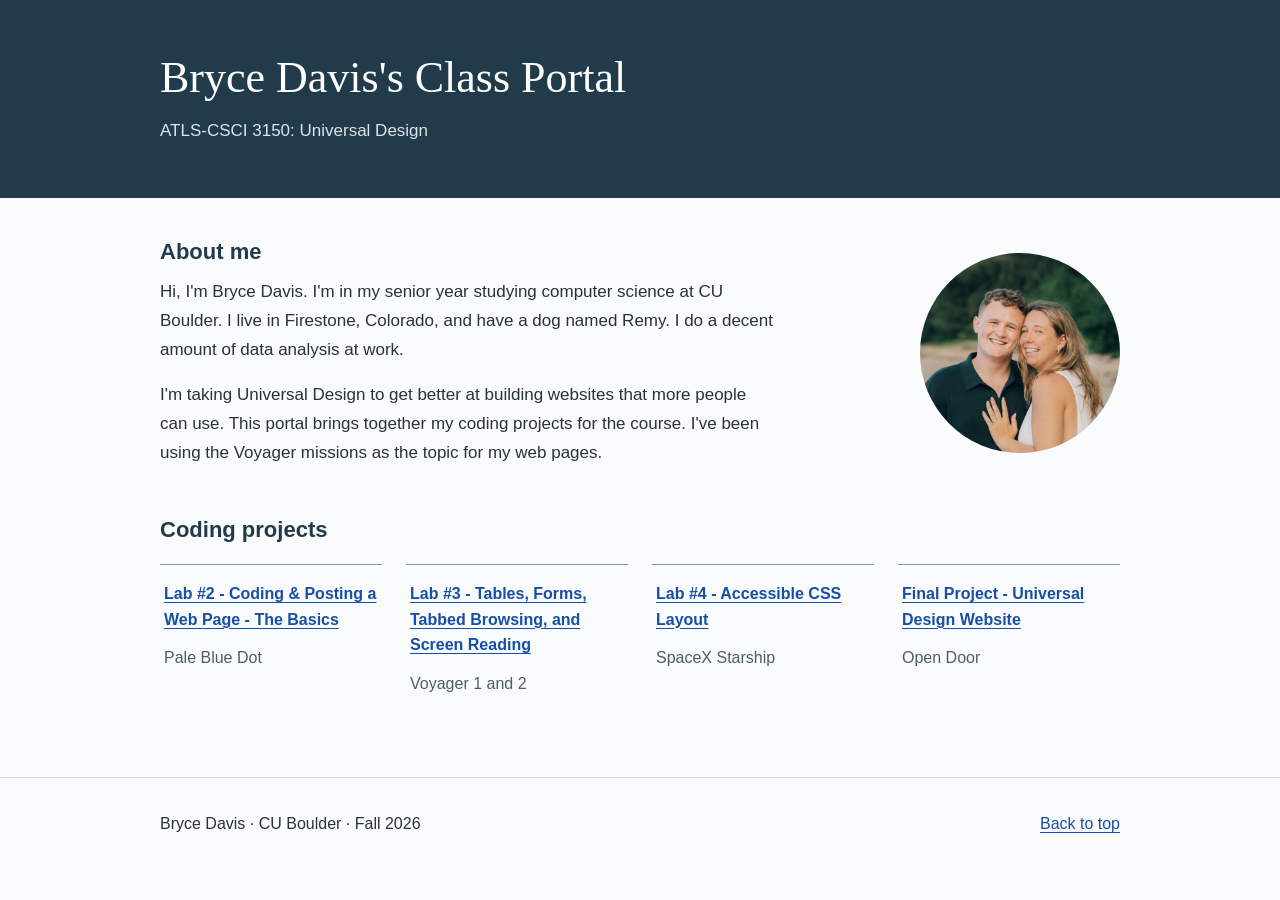
<file: index.html>
<!DOCTYPE html>
<html lang="en">
<head>
  <meta charset="UTF-8">
  <meta name="viewport" content="width=device-width, initial-scale=1.0">
  <meta name="description" content="Bryce Davis's coding projects for ATLS-CSCI 3150: Universal Design at CU Boulder.">
  <title>Bryce Davis | Class Portal</title>
  <link rel="stylesheet" href="style.css">
</head>
<body>
  <a class="skip-link" href="#main">Skip to main content</a>

  <header class="page-header" id="top">
    <div class="container">
      <h1>Bryce Davis's Class Portal</h1>
      <p>ATLS-CSCI 3150: Universal Design</p>
    </div>
  </header>

  <main class="container" id="main" tabindex="-1">
    <section class="about" aria-labelledby="about-heading">
      <div class="about-copy">
        <h2 id="about-heading">About me</h2>
        <p>Hi, I'm Bryce Davis. I'm in my senior year studying computer science at CU Boulder. I live in Firestone, Colorado, and have a dog named Remy. I do a decent amount of data analysis at work.</p>
        <p>I'm taking Universal Design to get better at building websites that more people can use. This portal brings together my coding projects for the course. I've been using the Voyager missions as the topic for my web pages.</p>
      </div>
      <div class="portrait">
        <img src="images/bryce-photo.webp" width="1024" height="1280" alt="Bryce and a companion smiling together on a beach.">
      </div>
    </section>

    <nav class="projects" id="assignments" aria-labelledby="assignments-heading">
      <h2 id="assignments-heading">Coding projects</h2>
      <ul class="project-links">
        <li id="semantic-html">
          <span id="semantic-html-part-2"></span>
          <a class="project-link" href="pale-blue-dot/">
            <span class="assignment-title">Lab #2 - Coding &amp; Posting a Web Page - The Basics</span>
            <span class="project-description">Pale Blue Dot</span>
          </a>
        </li>
        <li id="tables-forms">
          <a class="project-link" href="tables-forms/">
            <span class="assignment-title">Lab #3 - Tables, Forms, Tabbed Browsing, and Screen Reading</span>
            <span class="project-description">Voyager 1 and 2</span>
          </a>
        </li>
        <li id="accessible-layout">
          <a class="project-link" href="accessible-layout/">
            <span class="assignment-title">Lab #4 - Accessible CSS Layout</span>
            <span class="project-description">SpaceX Starship</span>
          </a>
        </li>
        <li id="final-project">
          <a class="project-link" href="universal-design/">
            <span class="assignment-title">Final Project - Universal Design Website</span>
            <span class="project-description">Open Door</span>
          </a>
        </li>
      </ul>
    </nav>
  </main>

  <footer class="page-footer">
    <div class="container">
      <h2 class="sr-only">Page information</h2>
      <p>Bryce Davis · CU Boulder · Fall 2026</p>
      <a href="#top">Back to top</a>
    </div>
  </footer>
</body>
</html>
</file>
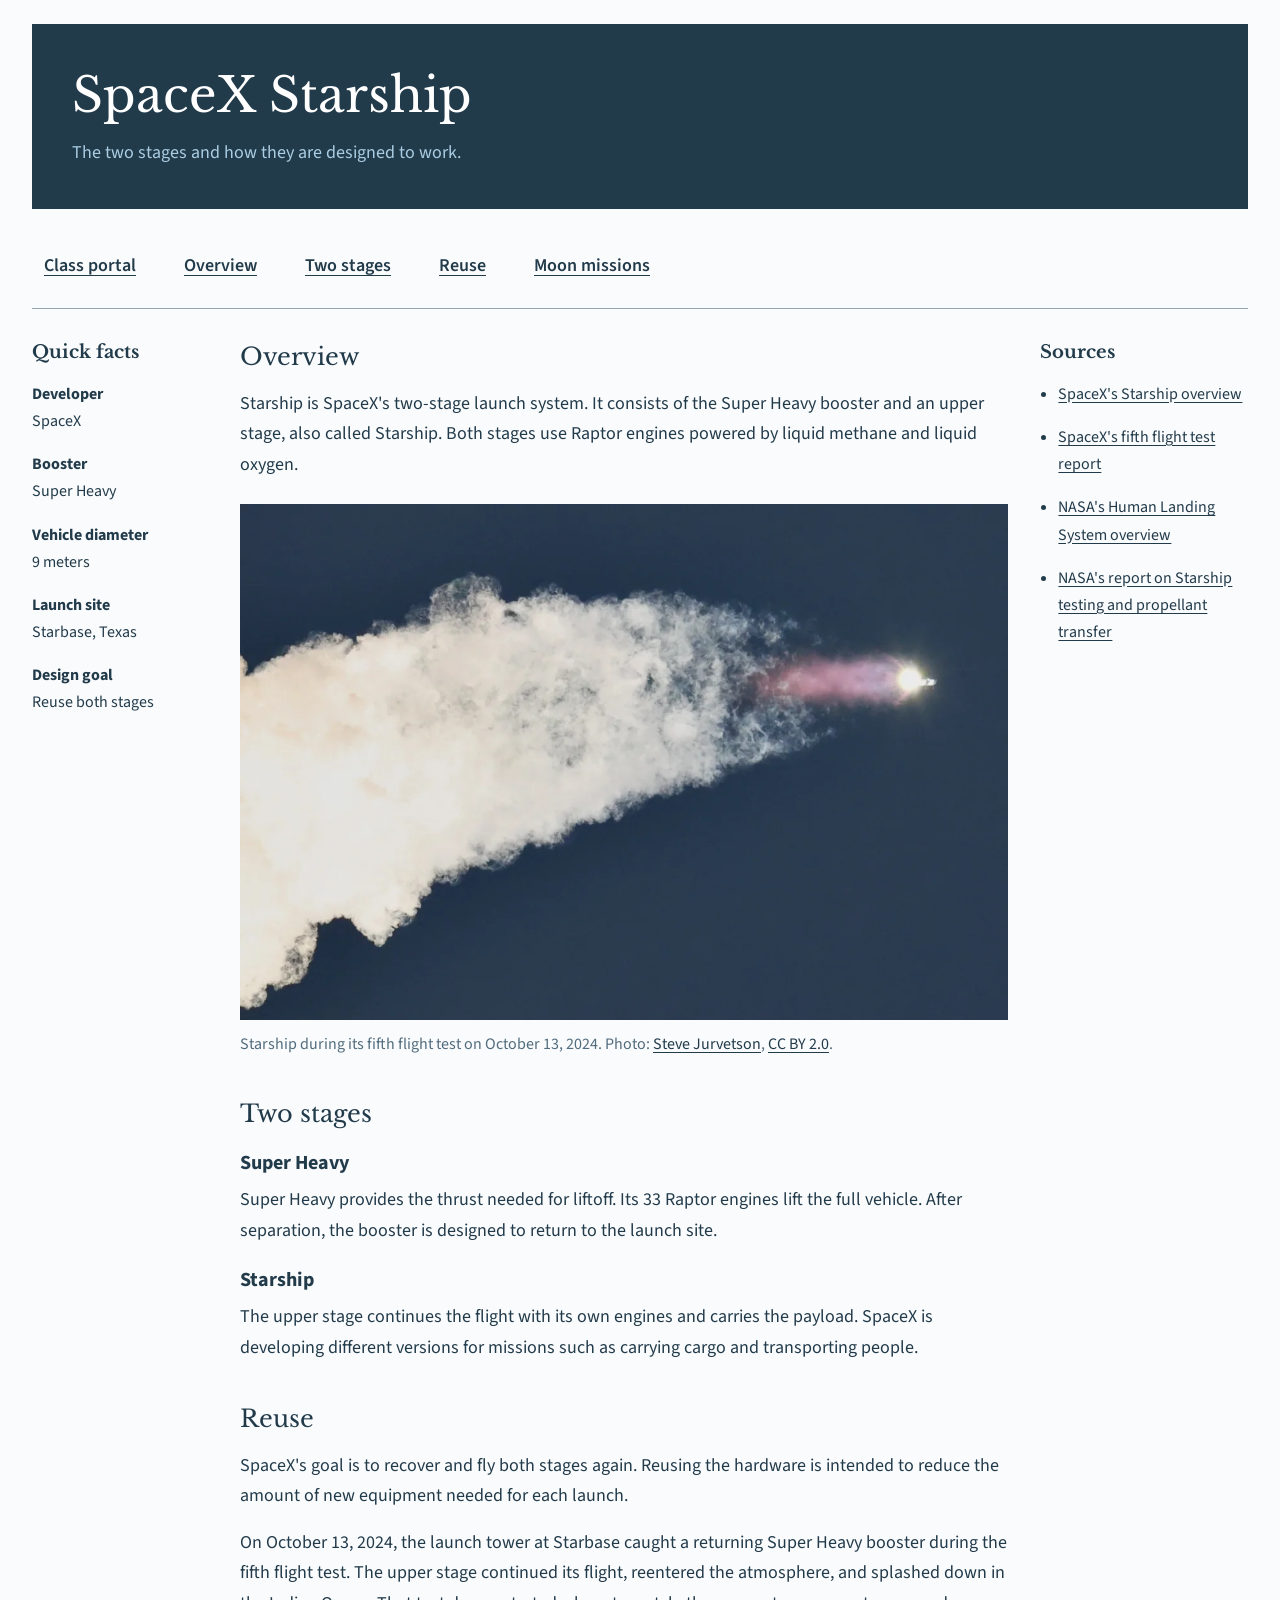
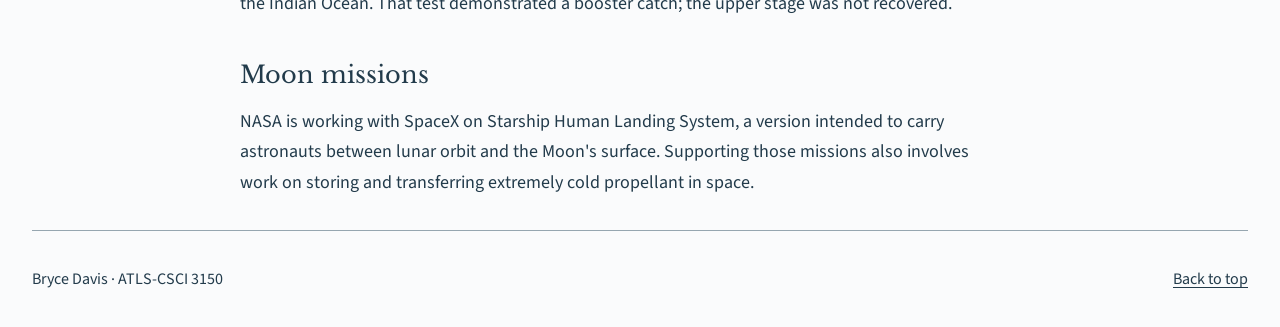
<file: accessible-layout/index.html>
<!DOCTYPE html>
<html lang="en">
<head>
  <meta charset="UTF-8">
  <meta name="viewport" content="width=device-width, initial-scale=1.0">
  <meta name="description" content="A short overview of SpaceX Starship, its two stages, and its reusable design.">
  <title>SpaceX Starship | Bryce Davis</title>
  <link rel="preconnect" href="https://fonts.googleapis.com">
  <link rel="preconnect" href="https://fonts.gstatic.com" crossorigin>
  <link href="https://fonts.googleapis.com/css2?family=Libre+Baskerville:wght@400;700&amp;family=Source+Sans+3:wght@400;600;700&amp;display=swap" rel="stylesheet">
  <link rel="stylesheet" href="style.css">
</head>
<body>
  <a class="skip-link" href="#main">Skip to main content</a>

  <div class="page-layout">
    <header class="page-header" id="top">
      <h1>SpaceX Starship</h1>
      <p>The two stages and how they are designed to work.</p>
    </header>

    <nav class="page-nav" aria-labelledby="navigation-heading">
      <h2 class="sr-only" id="navigation-heading">Page navigation</h2>
      <ul>
        <li><a href="../#accessible-layout">Class portal</a></li>
        <li><a href="#overview">Overview</a></li>
        <li><a href="#stages">Two stages</a></li>
        <li><a href="#reuse">Reuse</a></li>
        <li><a href="#moon">Moon missions</a></li>
      </ul>
    </nav>

    <main id="main" tabindex="-1">
      <section id="overview" aria-labelledby="overview-heading">
        <h2 id="overview-heading">Overview</h2>
        <p>Starship is SpaceX's two-stage launch system. It consists of the Super Heavy booster and an upper stage, also called Starship. Both stages use Raptor engines powered by liquid methane and liquid oxygen.</p>
        <figure>
          <img src="images/starship.webp" width="1200" height="805" alt="Starship in flight, leaving a wide white exhaust trail across a blue sky.">
          <figcaption>Starship during its fifth flight test on <time datetime="2024-10-13">October 13, 2024</time>. Photo: <a href="https://commons.wikimedia.org/wiki/File:SpaceX_IFT-5_Launch_(54063581561).jpg">Steve Jurvetson</a>, <a href="https://creativecommons.org/licenses/by/2.0/">CC BY 2.0</a>.</figcaption>
        </figure>
      </section>

      <section id="stages" aria-labelledby="stages-heading">
        <h2 id="stages-heading">Two stages</h2>
        <h3>Super Heavy</h3>
        <p>Super Heavy provides the thrust needed for liftoff. Its 33 Raptor engines lift the full vehicle. After separation, the booster is designed to return to the launch site.</p>
        <h3>Starship</h3>
        <p>The upper stage continues the flight with its own engines and carries the payload. SpaceX is developing different versions for missions such as carrying cargo and transporting people.</p>
      </section>

      <section id="reuse" aria-labelledby="reuse-heading">
        <h2 id="reuse-heading">Reuse</h2>
        <p>SpaceX's goal is to recover and fly both stages again. Reusing the hardware is intended to reduce the amount of new equipment needed for each launch.</p>
        <p>On <time datetime="2024-10-13">October 13, 2024</time>, the launch tower at Starbase caught a returning Super Heavy booster during the fifth flight test. The upper stage continued its flight, reentered the atmosphere, and splashed down in the Indian Ocean. That test demonstrated a booster catch; the upper stage was not recovered.</p>
      </section>

      <section id="moon" aria-labelledby="moon-heading">
        <h2 id="moon-heading">Moon missions</h2>
        <p>NASA is working with SpaceX on Starship Human Landing System, a version intended to carry astronauts between lunar orbit and the Moon's surface. Supporting those missions also involves work on storing and transferring extremely cold propellant in space.</p>
      </section>
    </main>

    <aside class="facts" aria-labelledby="facts-heading">
      <h2 id="facts-heading">Quick facts</h2>
      <dl>
        <dt>Developer</dt>
        <dd>SpaceX</dd>
        <dt>Booster</dt>
        <dd>Super Heavy</dd>
        <dt>Vehicle diameter</dt>
        <dd>9 meters</dd>
        <dt>Launch site</dt>
        <dd>Starbase, Texas</dd>
        <dt>Design goal</dt>
        <dd>Reuse both stages</dd>
      </dl>
    </aside>

    <aside class="sources" id="sources" aria-labelledby="sources-heading">
      <h2 id="sources-heading">Sources</h2>
      <ul>
        <li><a href="https://www.spacex.com/vehicles/starship/">SpaceX's Starship overview</a></li>
        <li><a href="https://www.spacex.com/launches/starship-flight-5">SpaceX's fifth flight test report</a></li>
        <li><a href="https://www.nasa.gov/humans-in-space/human-landing-system/">NASA's Human Landing System overview</a></li>
        <li><a href="https://www.nasa.gov/missions/artemis/nasa-artemis-mission-progresses-with-spacex-starship-test-flight/">NASA's report on Starship testing and propellant transfer</a></li>
      </ul>
    </aside>

    <footer class="page-footer">
      <h2 class="sr-only">Page information</h2>
      <p>Bryce Davis · ATLS-CSCI 3150</p>
      <a href="#top">Back to top</a>
    </footer>
  </div>
</body>
</html>
</file>
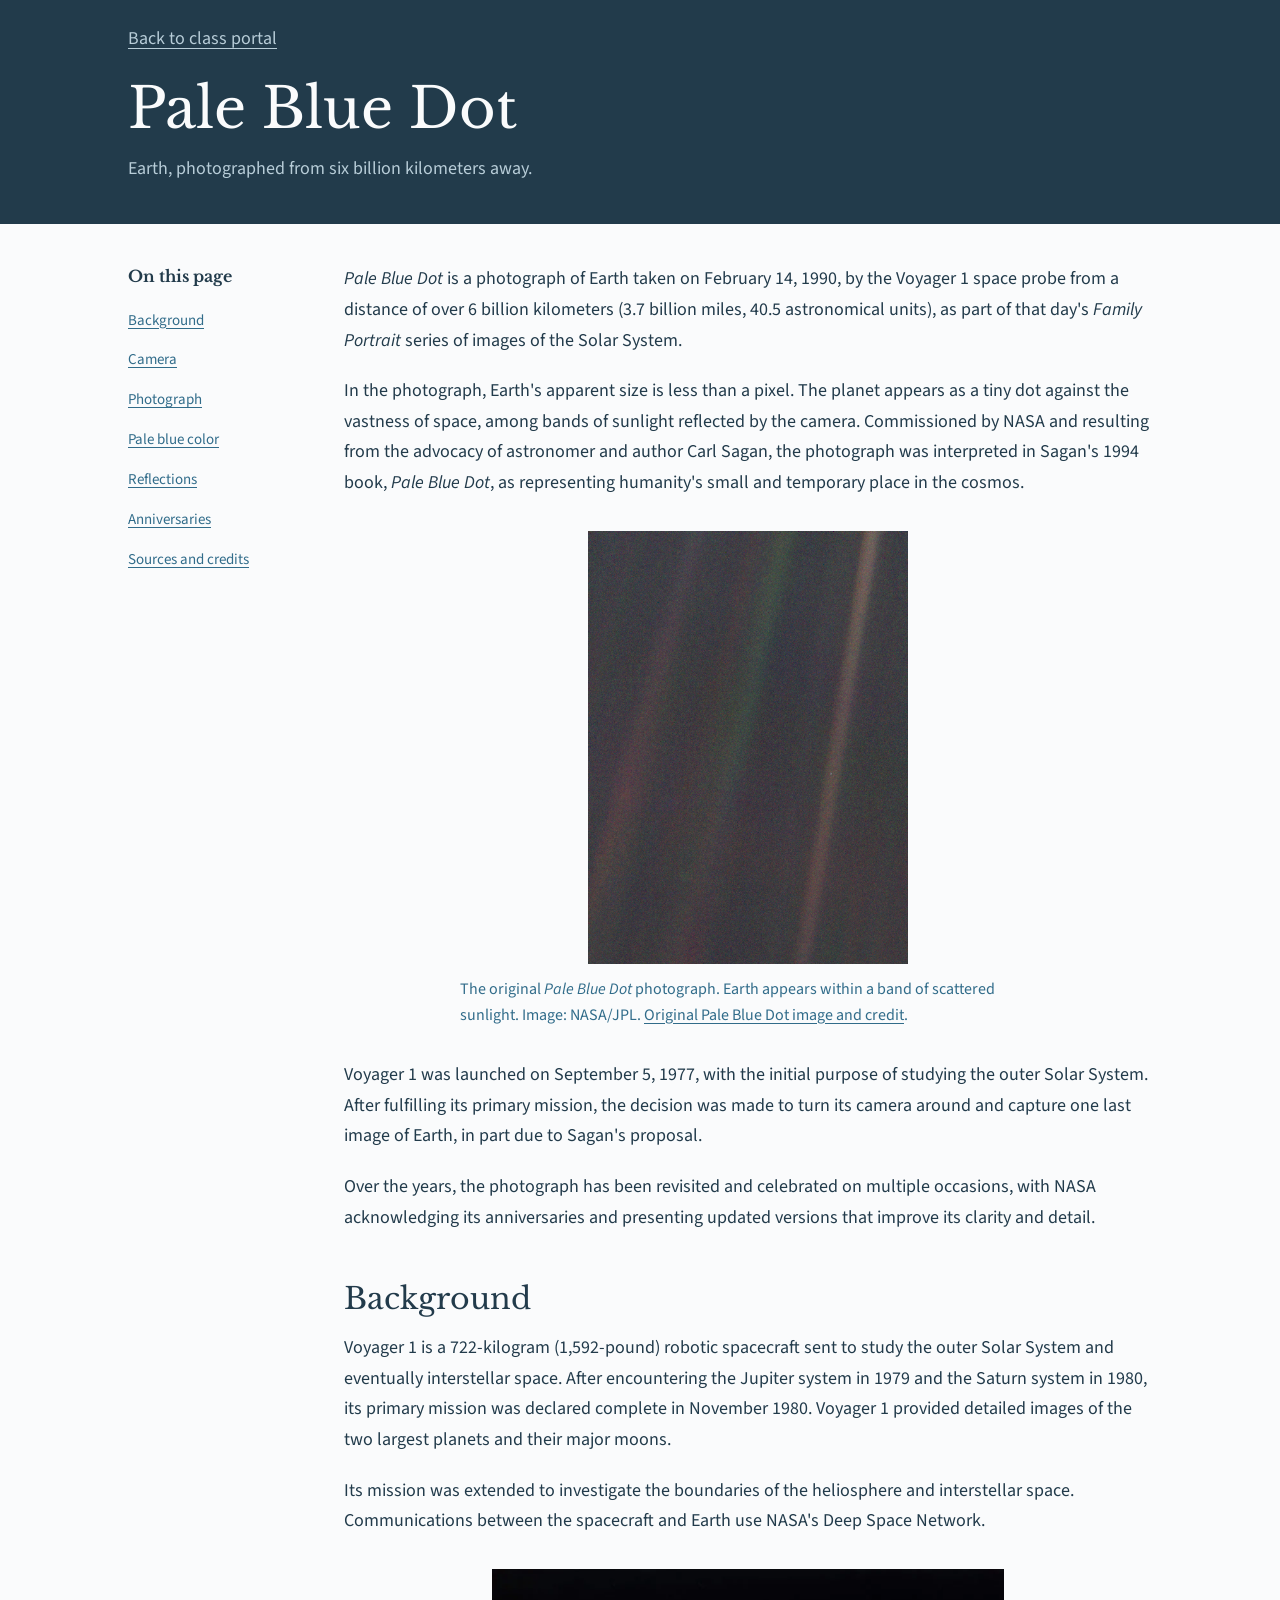
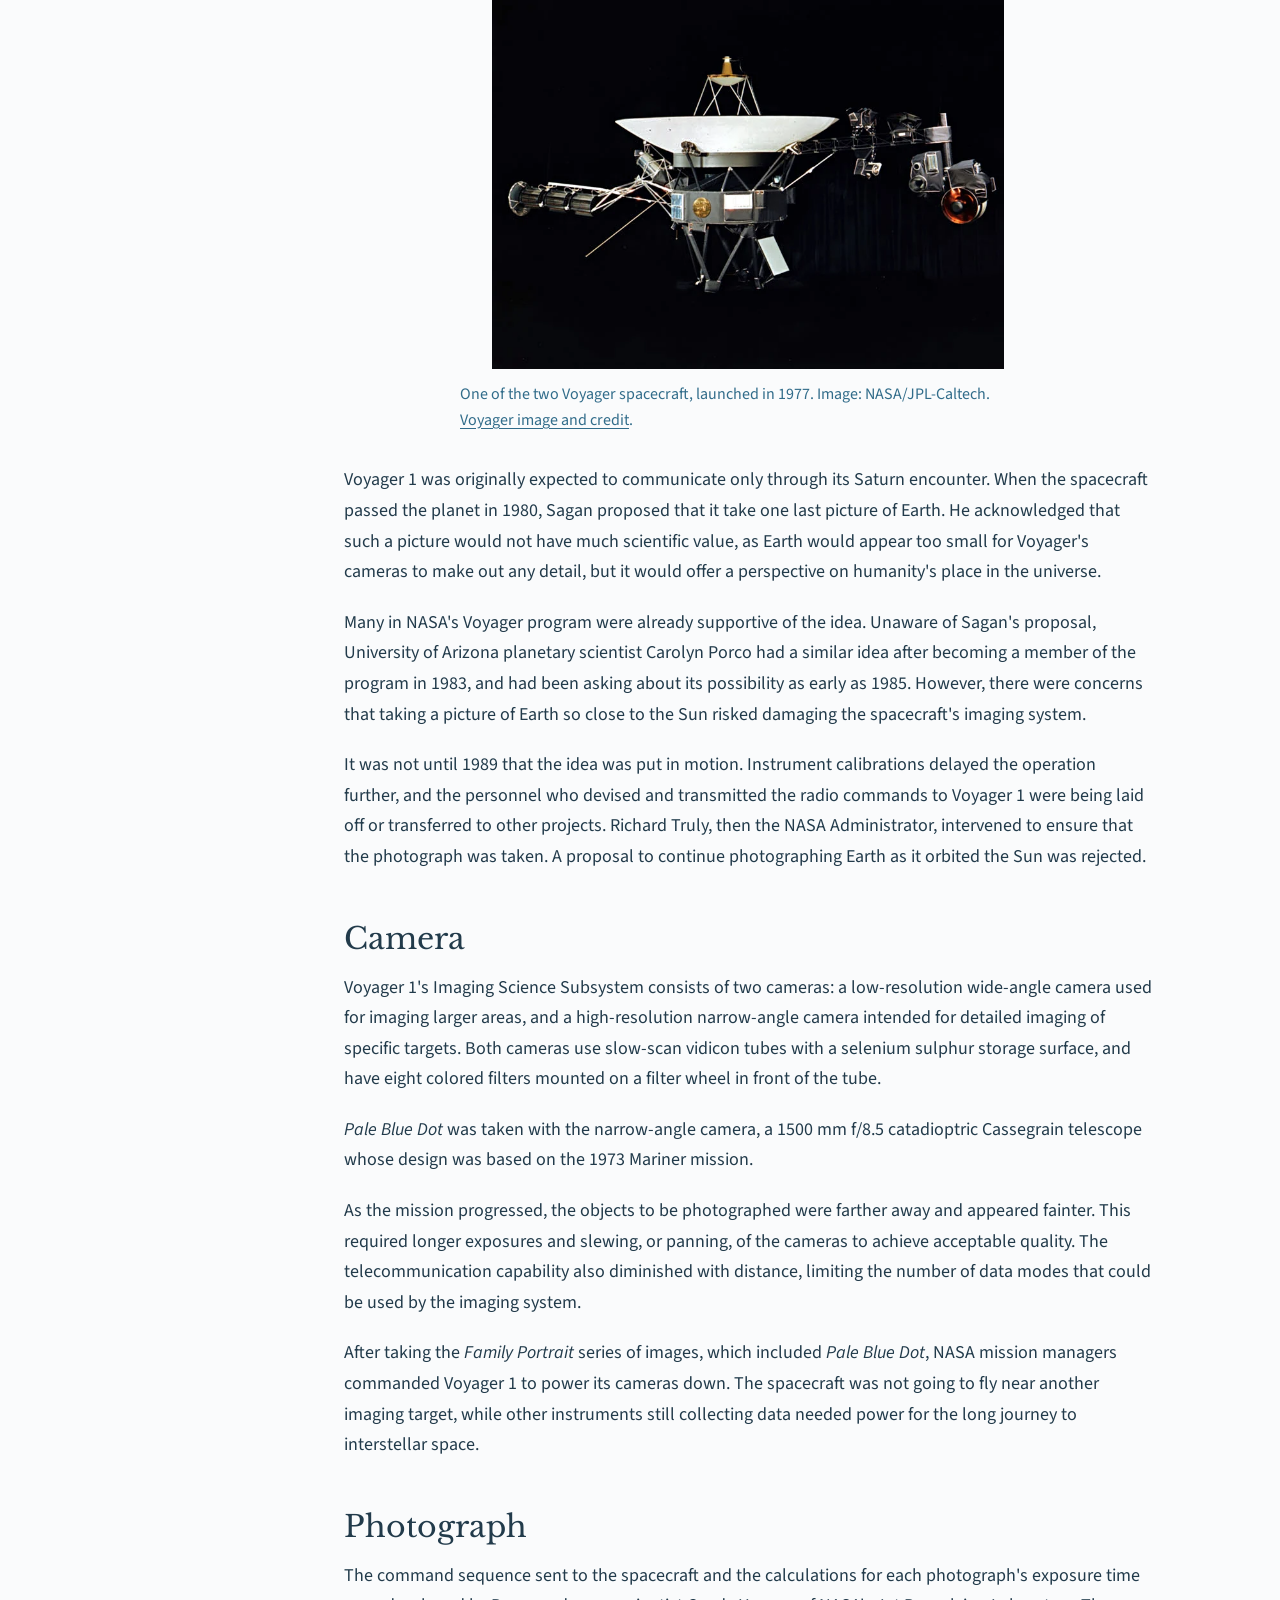
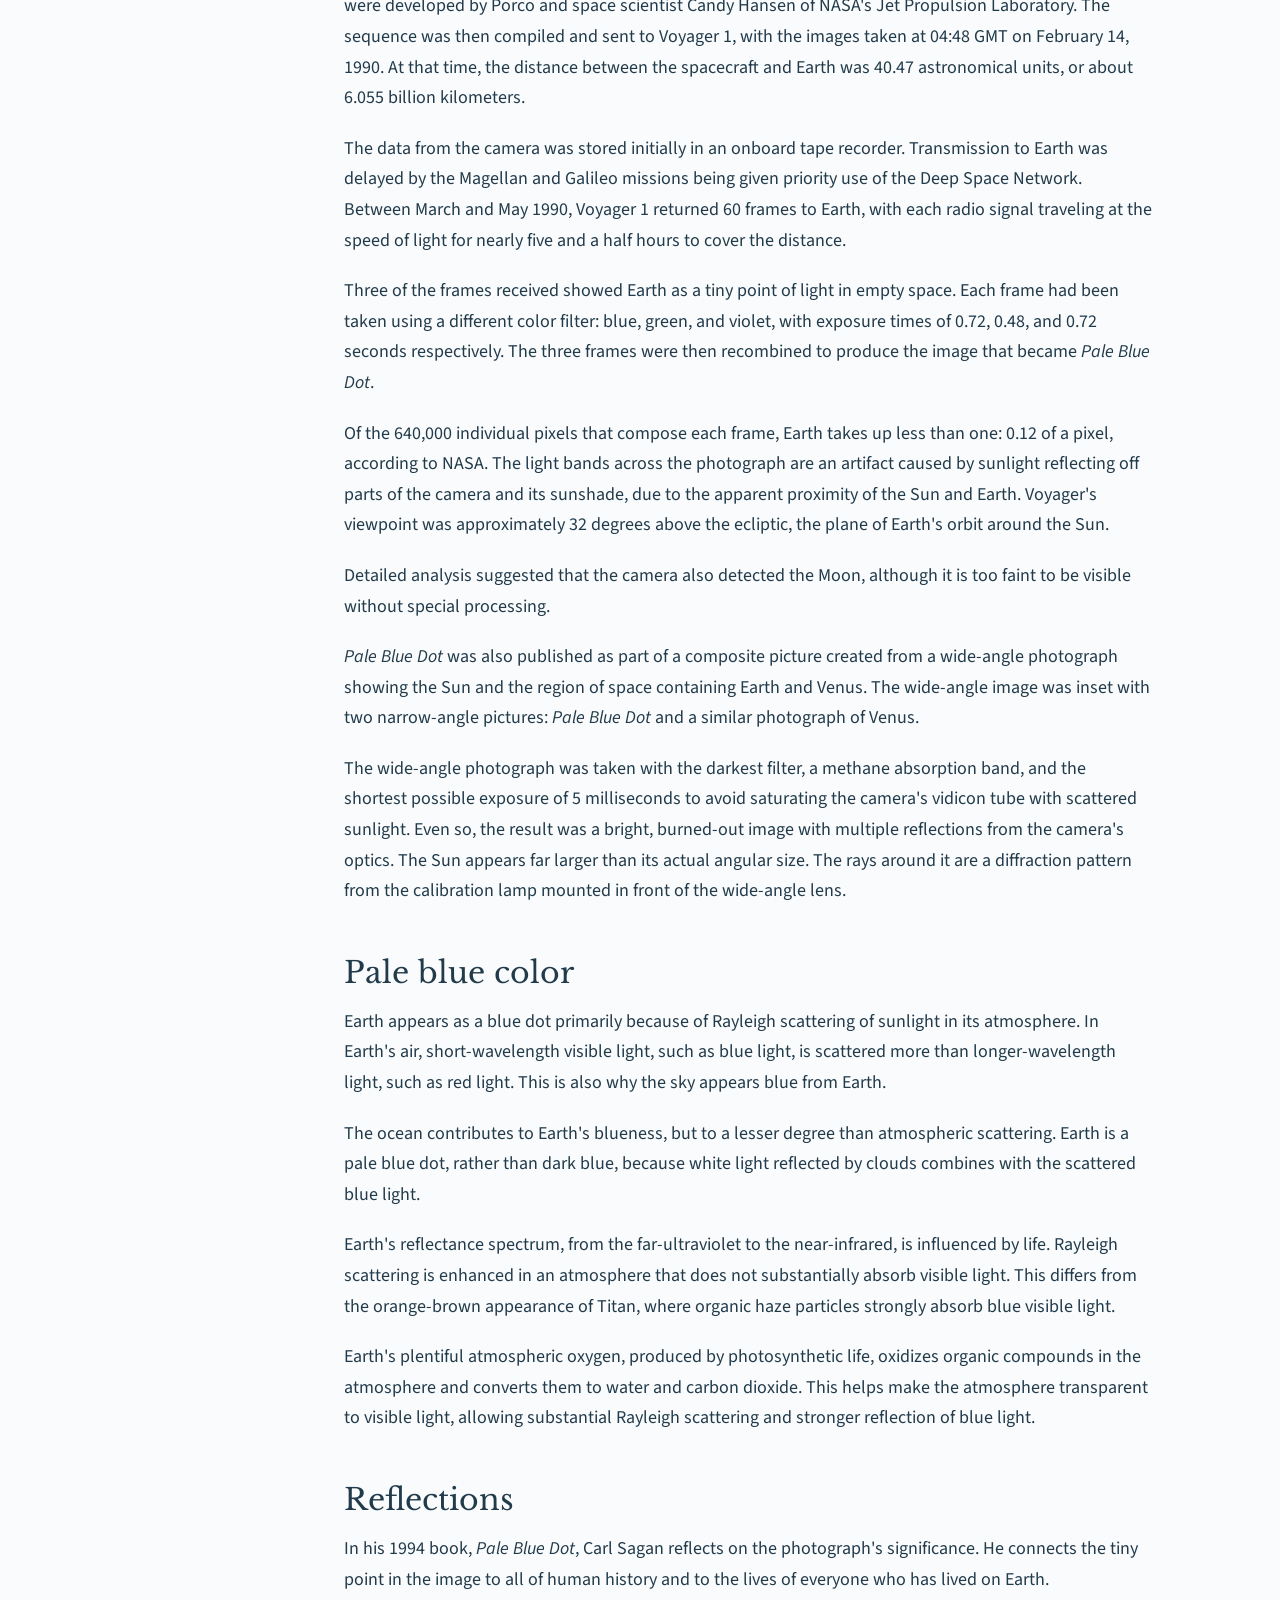
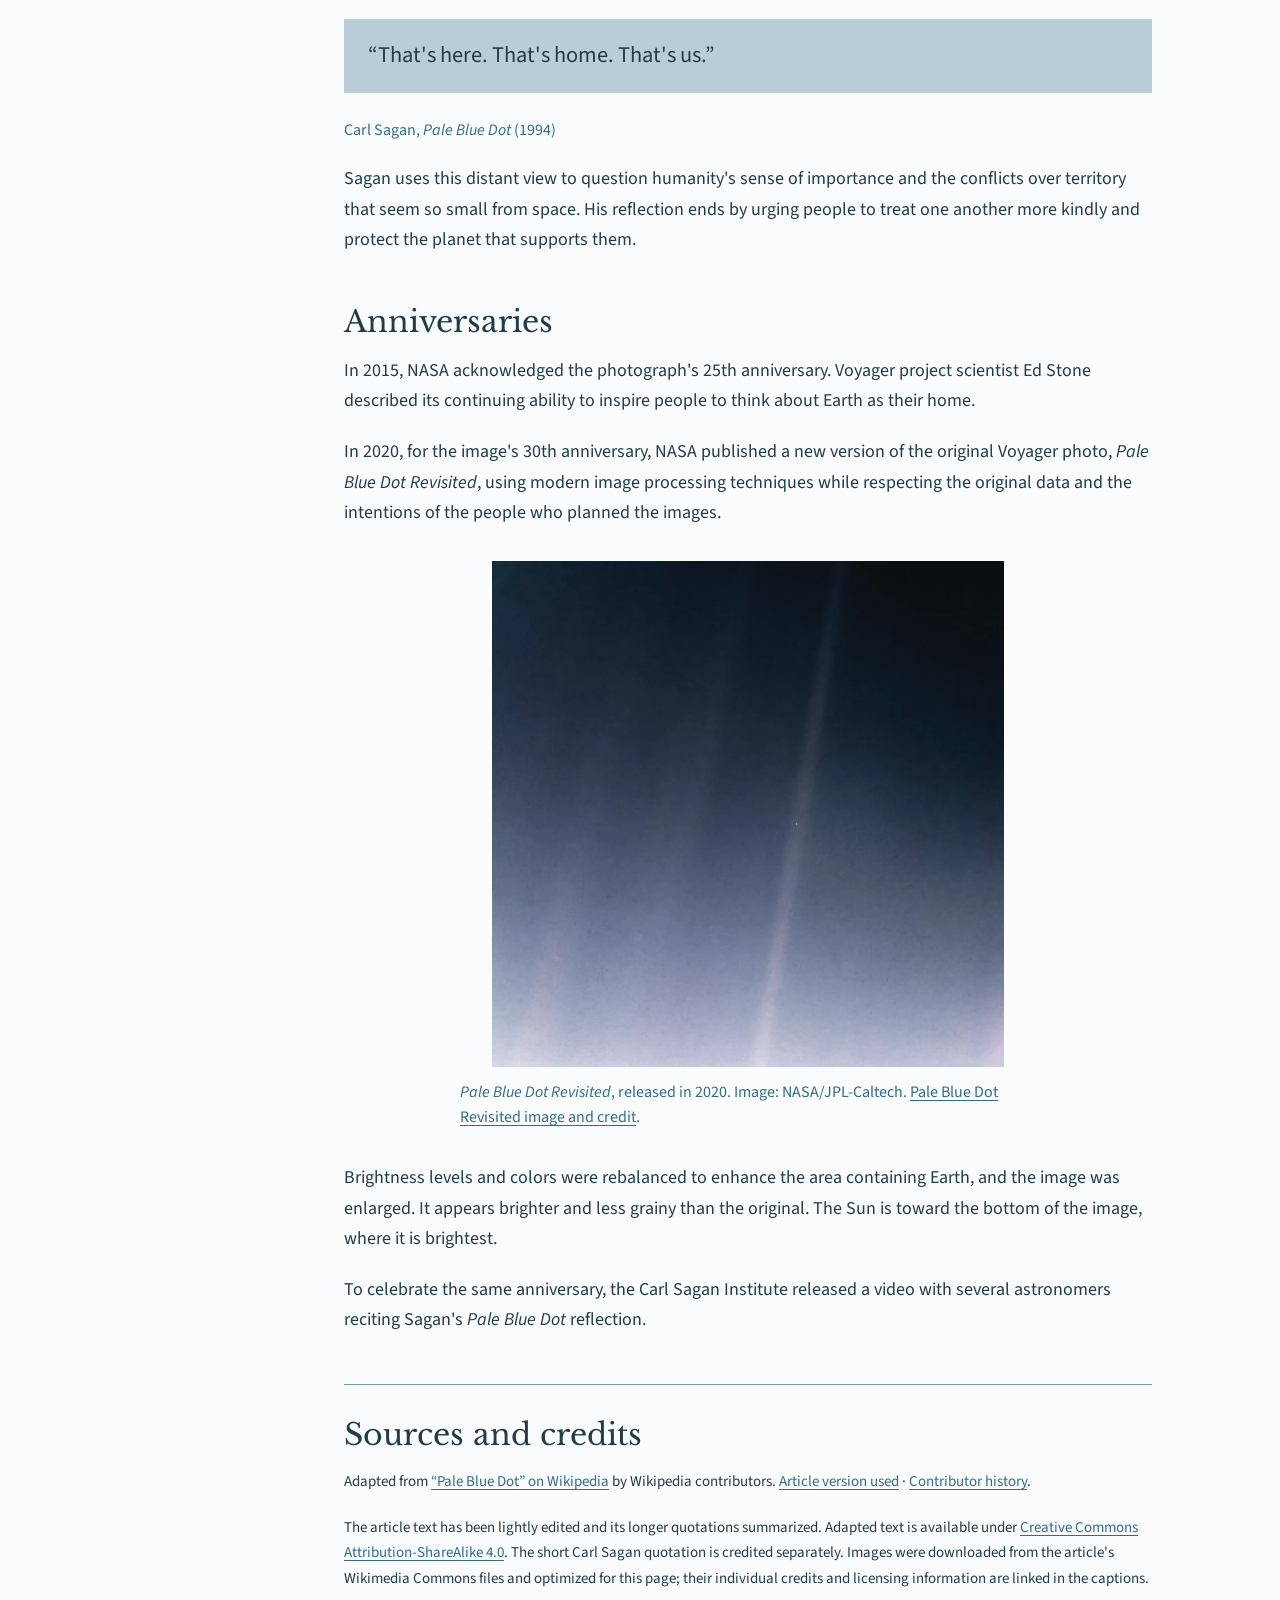
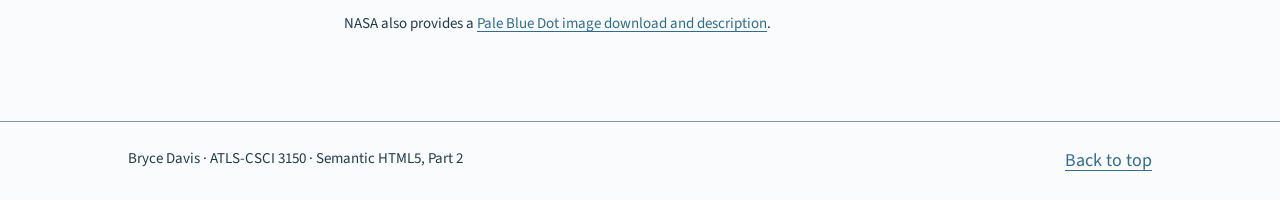
<file: pale-blue-dot/index.html>
<!DOCTYPE html>
<html lang="en">
<head>
  <meta charset="UTF-8">
  <meta name="viewport" content="width=device-width, initial-scale=1.0">
  <meta name="description" content="The story of Pale Blue Dot, Voyager 1's photograph of Earth from six billion kilometers away.">
  <title>Pale Blue Dot | Bryce Davis</title>
  <link rel="preconnect" href="https://fonts.googleapis.com">
  <link rel="preconnect" href="https://fonts.gstatic.com" crossorigin>
  <link href="https://fonts.googleapis.com/css2?family=Libre+Baskerville:wght@400;700&amp;family=Source+Sans+3:ital,wght@0,400;0,600;1,400&amp;display=swap" rel="stylesheet">
  <link rel="stylesheet" href="style.css">
</head>
<body>
  <a class="skip-link" href="#main">Skip to main content</a>
  <header class="page-header" id="top">
    <div class="wrap">
      <a href="../#semantic-html-part-2">Back to class portal</a>
      <h1>Pale Blue Dot</h1>
      <p>Earth, photographed from six billion kilometers away.</p>
    </div>
  </header>

  <main class="wrap layout" id="main" tabindex="-1">
    <nav class="contents" aria-labelledby="contents-heading">
      <h2 id="contents-heading">On this page</h2>
      <ul role="list">
        <li><a href="#background">Background</a></li>
        <li><a href="#camera">Camera</a></li>
        <li><a href="#photograph">Photograph</a></li>
        <li><a href="#pale-blue-color">Pale blue color</a></li>
        <li><a href="#reflections">Reflections</a></li>
        <li><a href="#anniversaries">Anniversaries</a></li>
        <li><a href="#sources">Sources and credits</a></li>
      </ul>
    </nav>

    <div class="reading">
      <p><i>Pale Blue Dot</i> is a photograph of Earth taken on <time datetime="1990-02-14">February 14, 1990</time>, by the Voyager 1 space probe from a distance of over 6 billion kilometers (3.7 billion miles, 40.5 astronomical units), as part of that day's <i>Family Portrait</i> series of images of the Solar System.</p>
      <p>In the photograph, Earth's apparent size is less than a pixel. The planet appears as a tiny dot against the vastness of space, among bands of sunlight reflected by the camera. Commissioned by NASA and resulting from the advocacy of astronomer and author Carl Sagan, the photograph was interpreted in Sagan's 1994 book, <cite>Pale Blue Dot</cite>, as representing humanity's small and temporary place in the cosmos.</p>
      <figure class="original">
        <img src="images/pale-blue-dot.webp" width="453" height="614" alt="Earth appears as a tiny blue-white speck in a band of sunlight against dark space.">
        <figcaption>The original <i>Pale Blue Dot</i> photograph. Earth appears within a band of scattered sunlight. Image: NASA/JPL. <a href="https://commons.wikimedia.org/wiki/File:Pale_Blue_Dot.png">Original Pale Blue Dot image and credit</a>.</figcaption>
      </figure>
      <p>Voyager 1 was launched on September 5, 1977, with the initial purpose of studying the outer Solar System. After fulfilling its primary mission, the decision was made to turn its camera around and capture one last image of Earth, in part due to Sagan's proposal.</p>
      <p>Over the years, the photograph has been revisited and celebrated on multiple occasions, with NASA acknowledging its anniversaries and presenting updated versions that improve its clarity and detail.</p>

      <section id="background" aria-labelledby="background-heading">
        <h2 id="background-heading">Background</h2>
        <p>Voyager 1 is a 722-kilogram (1,592-pound) robotic spacecraft sent to study the outer Solar System and eventually interstellar space. After encountering the Jupiter system in 1979 and the Saturn system in 1980, its primary mission was declared complete in November 1980. Voyager 1 provided detailed images of the two largest planets and their major moons.</p>
        <p>Its mission was extended to investigate the boundaries of the heliosphere and interstellar space. Communications between the spacecraft and Earth use NASA's Deep Space Network.</p>
        <figure class="spacecraft">
          <img src="images/voyager.webp" width="800" height="626" loading="lazy" decoding="async" alt="Voyager's dish antenna points upward, with instrument booms extending on either side.">
          <figcaption>One of the two Voyager spacecraft, launched in 1977. Image: NASA/JPL-Caltech. <a href="https://commons.wikimedia.org/wiki/File:Voyager.jpg">Voyager image and credit</a>.</figcaption>
        </figure>
        <p>Voyager 1 was originally expected to communicate only through its Saturn encounter. When the spacecraft passed the planet in 1980, Sagan proposed that it take one last picture of Earth. He acknowledged that such a picture would not have much scientific value, as Earth would appear too small for Voyager's cameras to make out any detail, but it would offer a perspective on humanity's place in the universe.</p>
        <p>Many in NASA's Voyager program were already supportive of the idea. Unaware of Sagan's proposal, University of Arizona planetary scientist Carolyn Porco had a similar idea after becoming a member of the program in 1983, and had been asking about its possibility as early as 1985. However, there were concerns that taking a picture of Earth so close to the Sun risked damaging the spacecraft's imaging system.</p>
        <p>It was not until 1989 that the idea was put in motion. Instrument calibrations delayed the operation further, and the personnel who devised and transmitted the radio commands to Voyager 1 were being laid off or transferred to other projects. Richard Truly, then the NASA Administrator, intervened to ensure that the photograph was taken. A proposal to continue photographing Earth as it orbited the Sun was rejected.</p>
      </section>

      <section id="camera" aria-labelledby="camera-heading">
        <h2 id="camera-heading">Camera</h2>
        <p>Voyager 1's Imaging Science Subsystem consists of two cameras: a low-resolution wide-angle camera used for imaging larger areas, and a high-resolution narrow-angle camera intended for detailed imaging of specific targets. Both cameras use slow-scan vidicon tubes with a selenium sulphur storage surface, and have eight colored filters mounted on a filter wheel in front of the tube.</p>
        <p><i>Pale Blue Dot</i> was taken with the narrow-angle camera, a 1500 mm f/8.5 catadioptric Cassegrain telescope whose design was based on the 1973 Mariner mission.</p>
        <p>As the mission progressed, the objects to be photographed were farther away and appeared fainter. This required longer exposures and slewing, or panning, of the cameras to achieve acceptable quality. The telecommunication capability also diminished with distance, limiting the number of data modes that could be used by the imaging system.</p>
        <p>After taking the <i>Family Portrait</i> series of images, which included <i>Pale Blue Dot</i>, NASA mission managers commanded Voyager 1 to power its cameras down. The spacecraft was not going to fly near another imaging target, while other instruments still collecting data needed power for the long journey to interstellar space.</p>
      </section>

      <section id="photograph" aria-labelledby="photograph-heading">
        <h2 id="photograph-heading">Photograph</h2>
        <p>The command sequence sent to the spacecraft and the calculations for each photograph's exposure time were developed by Porco and space scientist Candy Hansen of NASA's Jet Propulsion Laboratory. The sequence was then compiled and sent to Voyager 1, with the images taken at 04:48 GMT on February 14, 1990. At that time, the distance between the spacecraft and Earth was 40.47 astronomical units, or about 6.055 billion kilometers.</p>
        <p>The data from the camera was stored initially in an onboard tape recorder. Transmission to Earth was delayed by the Magellan and Galileo missions being given priority use of the Deep Space Network. Between March and May 1990, Voyager 1 returned 60 frames to Earth, with each radio signal traveling at the speed of light for nearly five and a half hours to cover the distance.</p>
        <p>Three of the frames received showed Earth as a tiny point of light in empty space. Each frame had been taken using a different color filter: blue, green, and violet, with exposure times of 0.72, 0.48, and 0.72 seconds respectively. The three frames were then recombined to produce the image that became <i>Pale Blue Dot</i>.</p>
        <p>Of the 640,000 individual pixels that compose each frame, Earth takes up less than one: 0.12 of a pixel, according to NASA. The light bands across the photograph are an artifact caused by sunlight reflecting off parts of the camera and its sunshade, due to the apparent proximity of the Sun and Earth. Voyager's viewpoint was approximately 32 degrees above the ecliptic, the plane of Earth's orbit around the Sun.</p>
        <p>Detailed analysis suggested that the camera also detected the Moon, although it is too faint to be visible without special processing.</p>
        <p><i>Pale Blue Dot</i> was also published as part of a composite picture created from a wide-angle photograph showing the Sun and the region of space containing Earth and Venus. The wide-angle image was inset with two narrow-angle pictures: <i>Pale Blue Dot</i> and a similar photograph of Venus.</p>
        <p>The wide-angle photograph was taken with the darkest filter, a methane absorption band, and the shortest possible exposure of 5 milliseconds to avoid saturating the camera's vidicon tube with scattered sunlight. Even so, the result was a bright, burned-out image with multiple reflections from the camera's optics. The Sun appears far larger than its actual angular size. The rays around it are a diffraction pattern from the calibration lamp mounted in front of the wide-angle lens.</p>
      </section>

      <section id="pale-blue-color" aria-labelledby="color-heading">
        <h2 id="color-heading">Pale blue color</h2>
        <p>Earth appears as a blue dot primarily because of Rayleigh scattering of sunlight in its atmosphere. In Earth's air, short-wavelength visible light, such as blue light, is scattered more than longer-wavelength light, such as red light. This is also why the sky appears blue from Earth.</p>
        <p>The ocean contributes to Earth's blueness, but to a lesser degree than atmospheric scattering. Earth is a pale blue dot, rather than dark blue, because white light reflected by clouds combines with the scattered blue light.</p>
        <p>Earth's reflectance spectrum, from the far-ultraviolet to the near-infrared, is influenced by life. Rayleigh scattering is enhanced in an atmosphere that does not substantially absorb visible light. This differs from the orange-brown appearance of Titan, where organic haze particles strongly absorb blue visible light.</p>
        <p>Earth's plentiful atmospheric oxygen, produced by photosynthetic life, oxidizes organic compounds in the atmosphere and converts them to water and carbon dioxide. This helps make the atmosphere transparent to visible light, allowing substantial Rayleigh scattering and stronger reflection of blue light.</p>
      </section>

      <section id="reflections" aria-labelledby="reflections-heading">
        <h2 id="reflections-heading">Reflections</h2>
        <p>In his 1994 book, <cite>Pale Blue Dot</cite>, Carl Sagan reflects on the photograph's significance. He connects the tiny point in the image to all of human history and to the lives of everyone who has lived on Earth.</p>
        <blockquote cite="https://en.wikipedia.org/wiki/Pale_Blue_Dot#Reflections">
          <p>“That's here. That's home. That's us.”</p>
        </blockquote>
        <p class="quote-credit">Carl Sagan, <cite>Pale Blue Dot</cite> (1994)</p>
        <p>Sagan uses this distant view to question humanity's sense of importance and the conflicts over territory that seem so small from space. His reflection ends by urging people to treat one another more kindly and protect the planet that supports them.</p>
      </section>

      <section id="anniversaries" aria-labelledby="anniversaries-heading">
        <h2 id="anniversaries-heading">Anniversaries</h2>
        <p>In 2015, NASA acknowledged the photograph's 25th anniversary. Voyager project scientist Ed Stone described its continuing ability to inspire people to think about Earth as their home.</p>
        <p>In 2020, for the image's 30th anniversary, NASA published a new version of the original Voyager photo, <i>Pale Blue Dot Revisited</i>, using modern image processing techniques while respecting the original data and the intentions of the people who planned the images.</p>
        <figure class="revisited">
          <img src="images/pale-blue-dot-revisited.webp" width="1000" height="989" loading="lazy" decoding="async" alt="Earth appears as a bright point in a faint diagonal band of sunlight against blue-gray space.">
          <figcaption><i>Pale Blue Dot Revisited</i>, released in 2020. Image: NASA/JPL-Caltech. <a href="https://commons.wikimedia.org/wiki/File:PIA23645-Earth-PaleBlueDot-6Bkm-Voyager1-orig19900214-upd20200212.jpg">Pale Blue Dot Revisited image and credit</a>.</figcaption>
        </figure>
        <p>Brightness levels and colors were rebalanced to enhance the area containing Earth, and the image was enlarged. It appears brighter and less grainy than the original. The Sun is toward the bottom of the image, where it is brightest.</p>
        <p>To celebrate the same anniversary, the Carl Sagan Institute released a video with several astronomers reciting Sagan's <i>Pale Blue Dot</i> reflection.</p>
      </section>

      <section class="sources" id="sources" aria-labelledby="sources-heading">
        <h2 id="sources-heading">Sources and credits</h2>
        <p>Adapted from <a href="https://en.wikipedia.org/wiki/Pale_Blue_Dot">“Pale Blue Dot” on Wikipedia</a> by Wikipedia contributors. <a href="https://en.wikipedia.org/w/index.php?title=Pale_Blue_Dot&amp;oldid=1369129492">Article version used</a> · <a href="https://en.wikipedia.org/w/index.php?title=Pale_Blue_Dot&amp;action=history">Contributor history</a>.</p>
        <p>The article text has been lightly edited and its longer quotations summarized. Adapted text is available under <a rel="license" href="https://creativecommons.org/licenses/by-sa/4.0/">Creative Commons Attribution-ShareAlike 4.0</a>. The short Carl Sagan quotation is credited separately. Images were downloaded from the article's Wikimedia Commons files and optimized for this page; their individual credits and licensing information are linked in the captions.</p>
        <p>NASA also provides a <a href="https://science.nasa.gov/resource/voyager-pale-blue-dot-download/">Pale Blue Dot image download and description</a>.</p>
      </section>
    </div>
  </main>

  <footer class="page-footer">
    <h2 class="sr-only">Page information</h2>
    <div class="wrap">
      <p>Bryce Davis · ATLS-CSCI 3150 · Semantic HTML5, Part 2</p>
      <a href="#top">Back to top</a>
    </div>
  </footer>
</body>
</html>
</file>
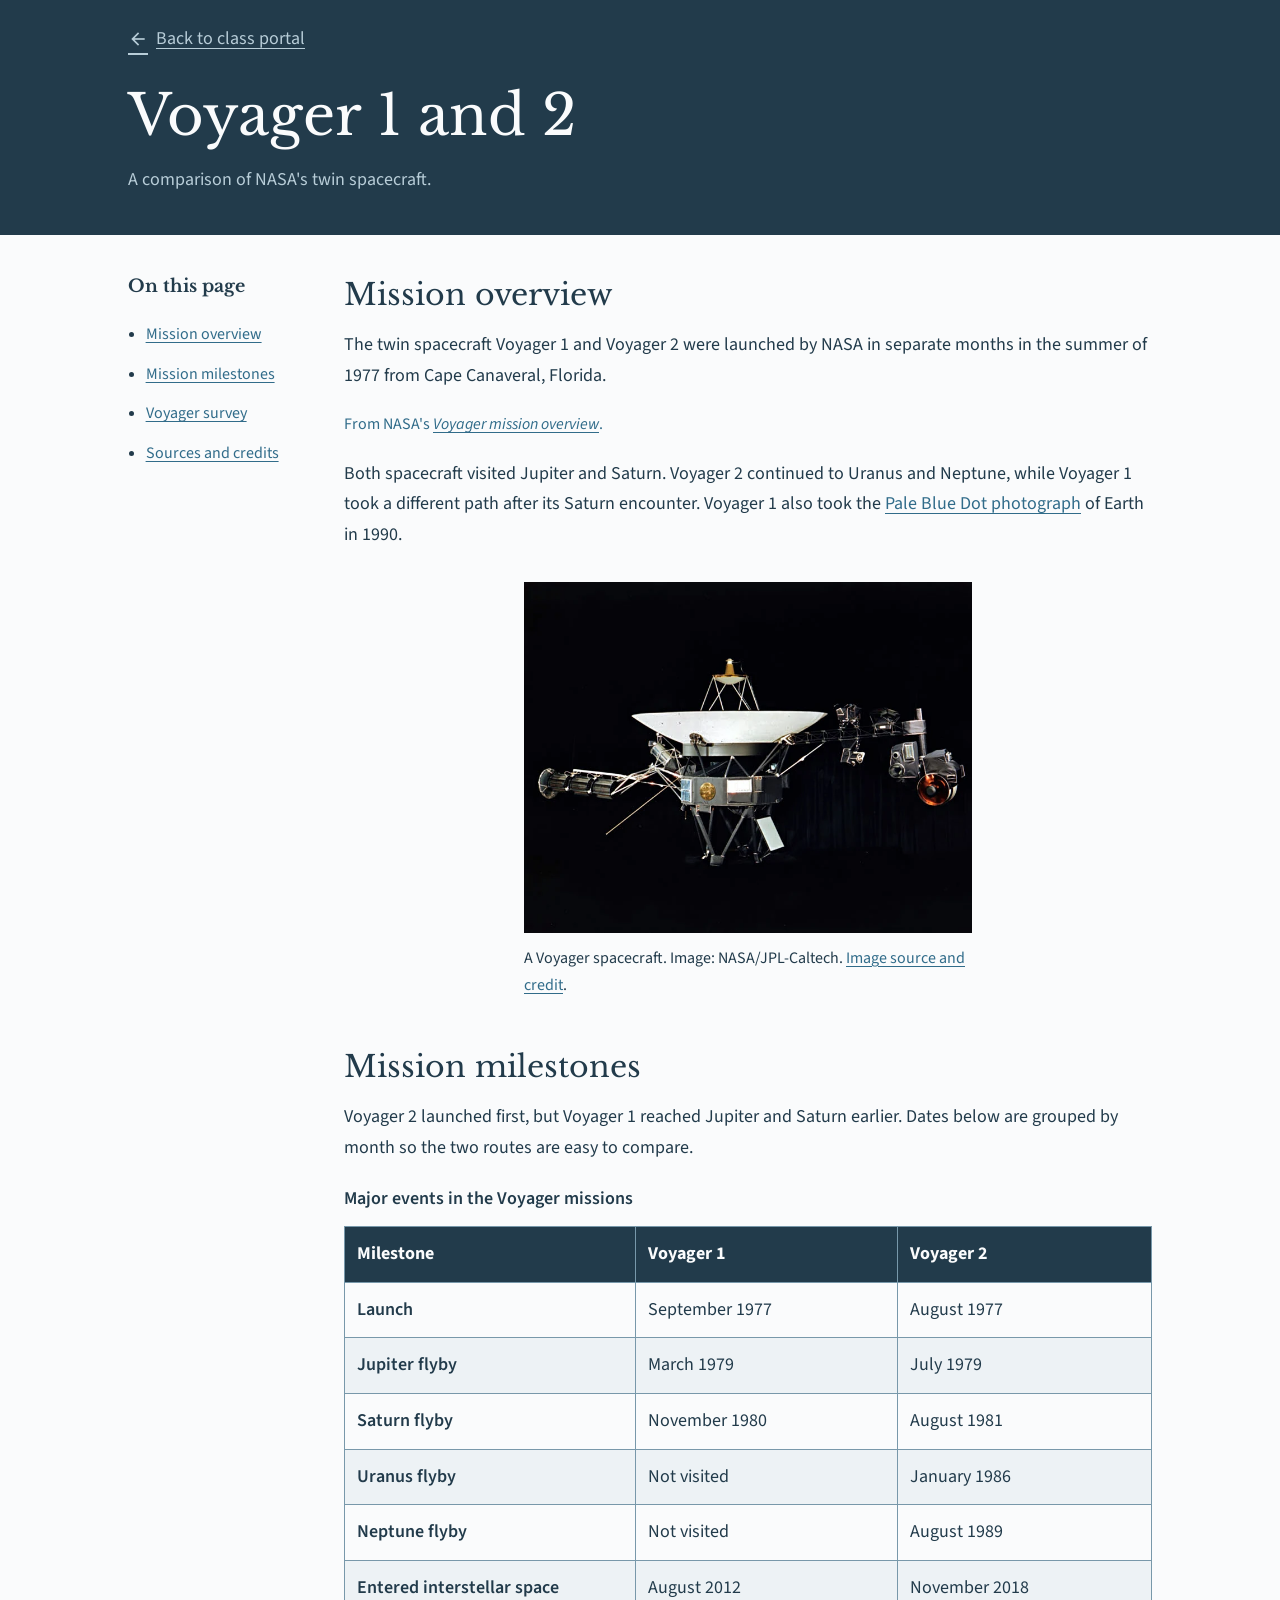
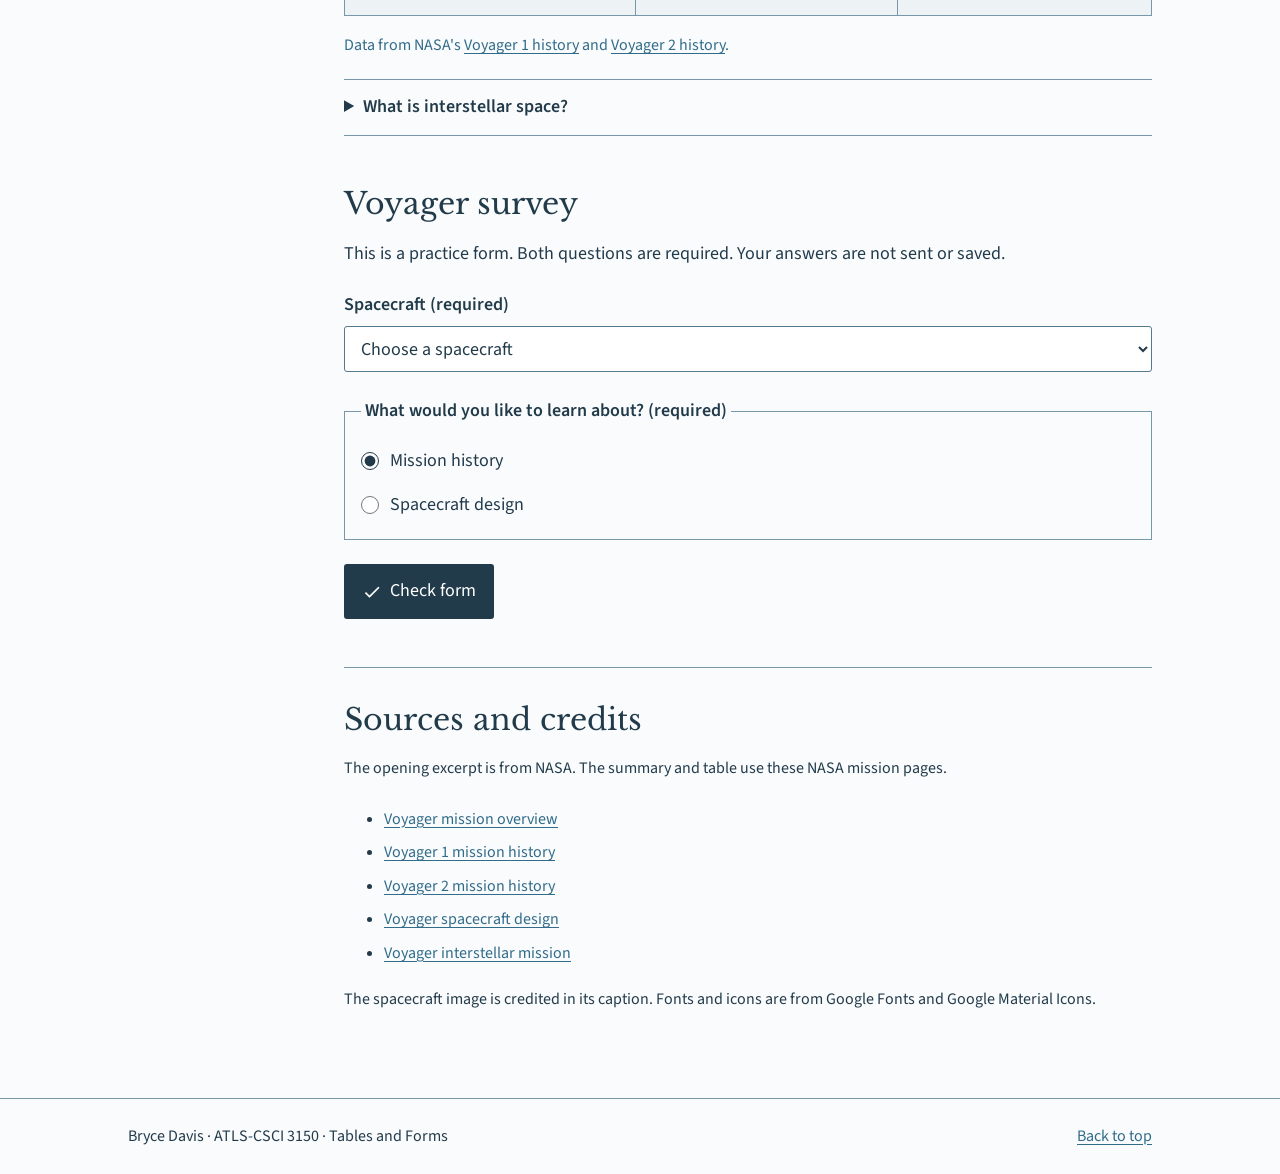
<file: tables-forms/index.html>
<!DOCTYPE html>
<html lang="en">
<head>
  <meta charset="UTF-8">
  <meta name="viewport" content="width=device-width, initial-scale=1.0">
  <meta name="description" content="Compare the Voyager missions and explore their history.">
  <title>Voyager 1 and 2 | Bryce Davis</title>
  <link rel="preconnect" href="https://fonts.googleapis.com">
  <link rel="preconnect" href="https://fonts.gstatic.com" crossorigin>
  <link href="https://fonts.googleapis.com/css2?family=Libre+Baskerville:wght@400;700&amp;family=Source+Sans+3:ital,wght@0,400;0,600;1,400&amp;display=swap" rel="stylesheet">
  <link href="https://fonts.googleapis.com/icon?family=Material+Icons" rel="stylesheet">
  <link rel="stylesheet" href="style.css">
  <script src="script.js" defer></script>
</head>
<body>
  <a class="skip-link" href="#main">Skip to main content</a>
  <header class="page-header" id="top">
    <div class="wrap">
      <a class="back-link" href="../#tables-forms"><span class="material-icons" aria-hidden="true">arrow_back</span> Back to class portal</a>
      <h1>Voyager 1 and 2</h1>
      <p>A comparison of NASA's twin spacecraft.</p>
    </div>
  </header>

  <div class="wrap layout">
    <nav class="contents" aria-labelledby="contents-heading">
      <h2 id="contents-heading">On this page</h2>
      <ul>
        <li><a href="#overview">Mission overview</a></li>
        <li><a href="#milestones">Mission milestones</a></li>
        <li><a href="#survey">Voyager survey</a></li>
        <li><a href="#sources">Sources and credits</a></li>
      </ul>
    </nav>

    <main id="main" tabindex="-1">
      <section id="overview" aria-labelledby="overview-heading">
        <h2 id="overview-heading">Mission overview</h2>
        <blockquote cite="https://science.nasa.gov/mission/voyager/mission-overview/">
          <p>The twin spacecraft Voyager 1 and Voyager 2 were launched by NASA in separate months in the summer of 1977 from Cape Canaveral, Florida.</p>
        </blockquote>
        <p class="source-note">From NASA's <cite><a href="https://science.nasa.gov/mission/voyager/mission-overview/">Voyager mission overview</a></cite>.</p>
        <p>Both spacecraft visited Jupiter and Saturn. Voyager 2 continued to Uranus and Neptune, while Voyager 1 took a different path after its Saturn encounter. Voyager 1 also took the <a href="../pale-blue-dot/">Pale Blue Dot photograph</a> of Earth in 1990.</p>
        <figure>
          <img src="../pale-blue-dot/images/voyager.webp" width="800" height="626" alt="Voyager spacecraft with a large dish antenna and long instrument booms.">
          <figcaption>A Voyager spacecraft. Image: NASA/JPL-Caltech. <a href="https://commons.wikimedia.org/wiki/File:Voyager.jpg">Image source and credit</a>.</figcaption>
        </figure>
      </section>

      <section id="milestones" aria-labelledby="milestones-heading">
        <h2 id="milestones-heading">Mission milestones</h2>
        <p>Voyager 2 launched first, but Voyager 1 reached Jupiter and Saturn earlier. Dates below are grouped by month so the two routes are easy to compare.</p>
        <table>
          <caption>Major events in the Voyager missions</caption>
          <thead>
            <tr>
              <th scope="col">Milestone</th>
              <th scope="col">Voyager 1</th>
              <th scope="col">Voyager 2</th>
            </tr>
          </thead>
          <tbody>
            <tr>
              <th scope="row">Launch</th>
              <td><time datetime="1977-09">September 1977</time></td>
              <td><time datetime="1977-08">August 1977</time></td>
            </tr>
            <tr>
              <th scope="row">Jupiter flyby</th>
              <td><time datetime="1979-03">March 1979</time></td>
              <td><time datetime="1979-07">July 1979</time></td>
            </tr>
            <tr>
              <th scope="row">Saturn flyby</th>
              <td><time datetime="1980-11">November 1980</time></td>
              <td><time datetime="1981-08">August 1981</time></td>
            </tr>
            <tr>
              <th scope="row">Uranus flyby</th>
              <td>Not visited</td>
              <td><time datetime="1986-01">January 1986</time></td>
            </tr>
            <tr>
              <th scope="row">Neptune flyby</th>
              <td>Not visited</td>
              <td><time datetime="1989-08">August 1989</time></td>
            </tr>
            <tr>
              <th scope="row">Entered interstellar space</th>
              <td><time datetime="2012-08">August 2012</time></td>
              <td><time datetime="2018-11">November 2018</time></td>
            </tr>
          </tbody>
        </table>
        <p class="source-note">Data from NASA's <a href="https://science.nasa.gov/mission/voyager/voyager-1/">Voyager 1 history</a> and <a href="https://science.nasa.gov/mission/voyager/voyager-2/">Voyager 2 history</a>.</p>
        <details>
          <summary>What is interstellar space?</summary>
          <p>Interstellar space is the space between stars. Both Voyagers crossed the heliopause, the boundary where the Sun's outward-flowing solar wind meets the interstellar medium.</p>
        </details>
      </section>

      <section id="survey" aria-labelledby="survey-heading">
        <h2 id="survey-heading">Voyager survey</h2>
        <p>This is a practice form. Both questions are required. Your answers are not sent or saved.</p>
        <form id="voyager-form">
          <div class="field">
            <label for="spacecraft">Spacecraft (required)</label>
            <select id="spacecraft" name="spacecraft" required>
              <option value="">Choose a spacecraft</option>
              <option value="1">Voyager 1</option>
              <option value="2">Voyager 2</option>
            </select>
          </div>
          <fieldset>
            <legend>What would you like to learn about? (required)</legend>
            <label class="choice" for="history"><input id="history" name="topic" type="radio" value="history" required checked> Mission history</label>
            <label class="choice" for="spacecraft-design"><input id="spacecraft-design" name="topic" type="radio" value="design" required> Spacecraft design</label>
          </fieldset>
          <button type="submit"><span class="material-icons" aria-hidden="true">check</span> Check form</button>
        </form>
        <p id="form-feedback" role="status"></p>
      </section>

      <section class="sources" id="sources" aria-labelledby="sources-heading">
        <h2 id="sources-heading">Sources and credits</h2>
        <p>The opening excerpt is from NASA. The summary and table use these NASA mission pages.</p>
        <ul>
          <li><a href="https://science.nasa.gov/mission/voyager/mission-overview/">Voyager mission overview</a></li>
          <li><a href="https://science.nasa.gov/mission/voyager/voyager-1/">Voyager 1 mission history</a></li>
          <li><a href="https://science.nasa.gov/mission/voyager/voyager-2/">Voyager 2 mission history</a></li>
          <li><a href="https://science.nasa.gov/mission/voyager/spacecraft/">Voyager spacecraft design</a></li>
          <li><a href="https://science.nasa.gov/mission/voyager/interstellar-mission/">Voyager interstellar mission</a></li>
        </ul>
        <p>The spacecraft image is credited in its caption. Fonts and icons are from Google Fonts and Google Material Icons.</p>
      </section>
    </main>
  </div>

  <footer class="page-footer">
    <h2 class="sr-only">Page information</h2>
    <div class="wrap">
      <p>Bryce Davis · ATLS-CSCI 3150 · Tables and Forms</p>
      <a href="#top">Back to top</a>
    </div>
  </footer>
</body>
</html>
</file>
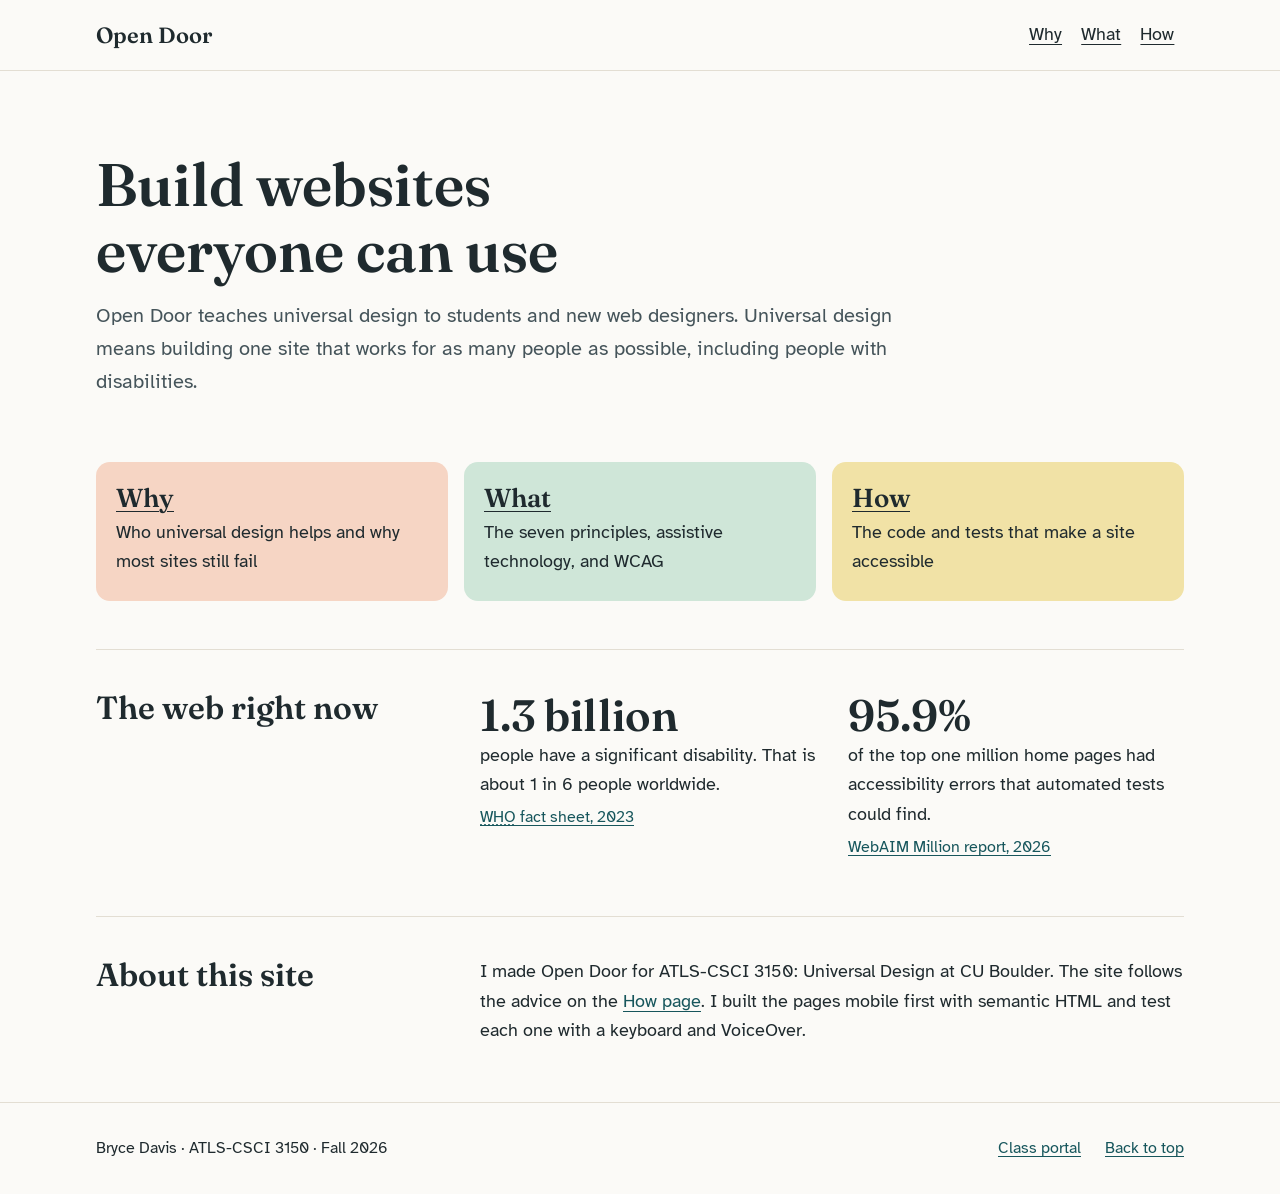
<file: universal-design/index.html>
<!DOCTYPE html>
<html lang="en">
<head>
  <meta charset="UTF-8">
  <meta name="viewport" content="width=device-width, initial-scale=1.0">
  <meta name="description" content="Open Door is a short guide to universal design for students and new web designers.">
  <title>Open Door | Universal design for the web</title>
  <link rel="preconnect" href="https://fonts.googleapis.com">
  <link rel="preconnect" href="https://fonts.gstatic.com" crossorigin>
  <link href="https://fonts.googleapis.com/css2?family=Atkinson+Hyperlegible:wght@400;700&amp;family=Fraunces:opsz,wght@9..144,600&amp;display=swap" rel="stylesheet">
  <link rel="stylesheet" href="style.css">
</head>
<body>
  <a class="skip-link" href="#main">Skip to main content</a>

  <header class="site-header" id="top">
    <div class="wrap">
      <a class="logo" href="index.html">Open Door</a>
      <nav aria-labelledby="menu-heading">
        <h2 class="sr-only" id="menu-heading">Main menu</h2>
        <ul>
          <li><a href="why.html">Why</a></li>
          <li><a href="what.html">What</a></li>
          <li><a href="how.html">How</a></li>
        </ul>
      </nav>
    </div>
  </header>

  <main id="main" tabindex="-1">
    <div class="wrap">
      <div class="intro">
        <h1>Build websites everyone can use</h1>
        <p>Open Door teaches universal design to students and new web designers. Universal design means building one site that works for as many people as possible, including people with disabilities.</p>
      </div>

      <ul class="cards">
        <li>
          <a class="card why" href="why.html">
            <span class="card-title">Why</span>
            <span class="card-text">Who universal design helps and why most sites still fail</span>
          </a>
        </li>
        <li>
          <a class="card what" href="what.html">
            <span class="card-title">What</span>
            <span class="card-text">The seven principles, assistive technology, and WCAG</span>
          </a>
        </li>
        <li>
          <a class="card how" href="how.html">
            <span class="card-title">How</span>
            <span class="card-text">The code and tests that make a site accessible</span>
          </a>
        </li>
      </ul>

      <section class="split" aria-labelledby="facts-heading">
        <h2 id="facts-heading">The web right now</h2>
        <div class="facts">
          <p><strong class="number">1.3 billion</strong> people have a significant disability. That is about 1 in 6 people worldwide. <a class="source" href="https://www.who.int/news-room/fact-sheets/detail/disability-and-health"><abbr title="World Health Organization">WHO</abbr> fact sheet, 2023</a></p>
          <p><strong class="number">95.9%</strong> of the top one million home pages had accessibility errors that automated tests could find. <a class="source" href="https://webaim.org/projects/million/">WebAIM Million report, 2026</a></p>
        </div>
      </section>

      <section class="split" aria-labelledby="about-heading">
        <h2 id="about-heading">About this site</h2>
        <p>I made Open Door for ATLS-CSCI 3150: Universal Design at CU Boulder. The site follows the advice on the <a href="how.html">How page</a>. I built the pages mobile first with semantic HTML and test each one with a keyboard and VoiceOver.</p>
      </section>
    </div>
  </main>

  <footer class="site-footer">
    <div class="wrap">
      <h2 class="sr-only">Page information</h2>
      <p>Bryce Davis · ATLS-CSCI 3150 · Fall 2026</p>
      <ul>
        <li><a href="../#final-project">Class portal</a></li>
        <li><a href="#top">Back to top</a></li>
      </ul>
    </div>
  </footer>
</body>
</html>
</file>
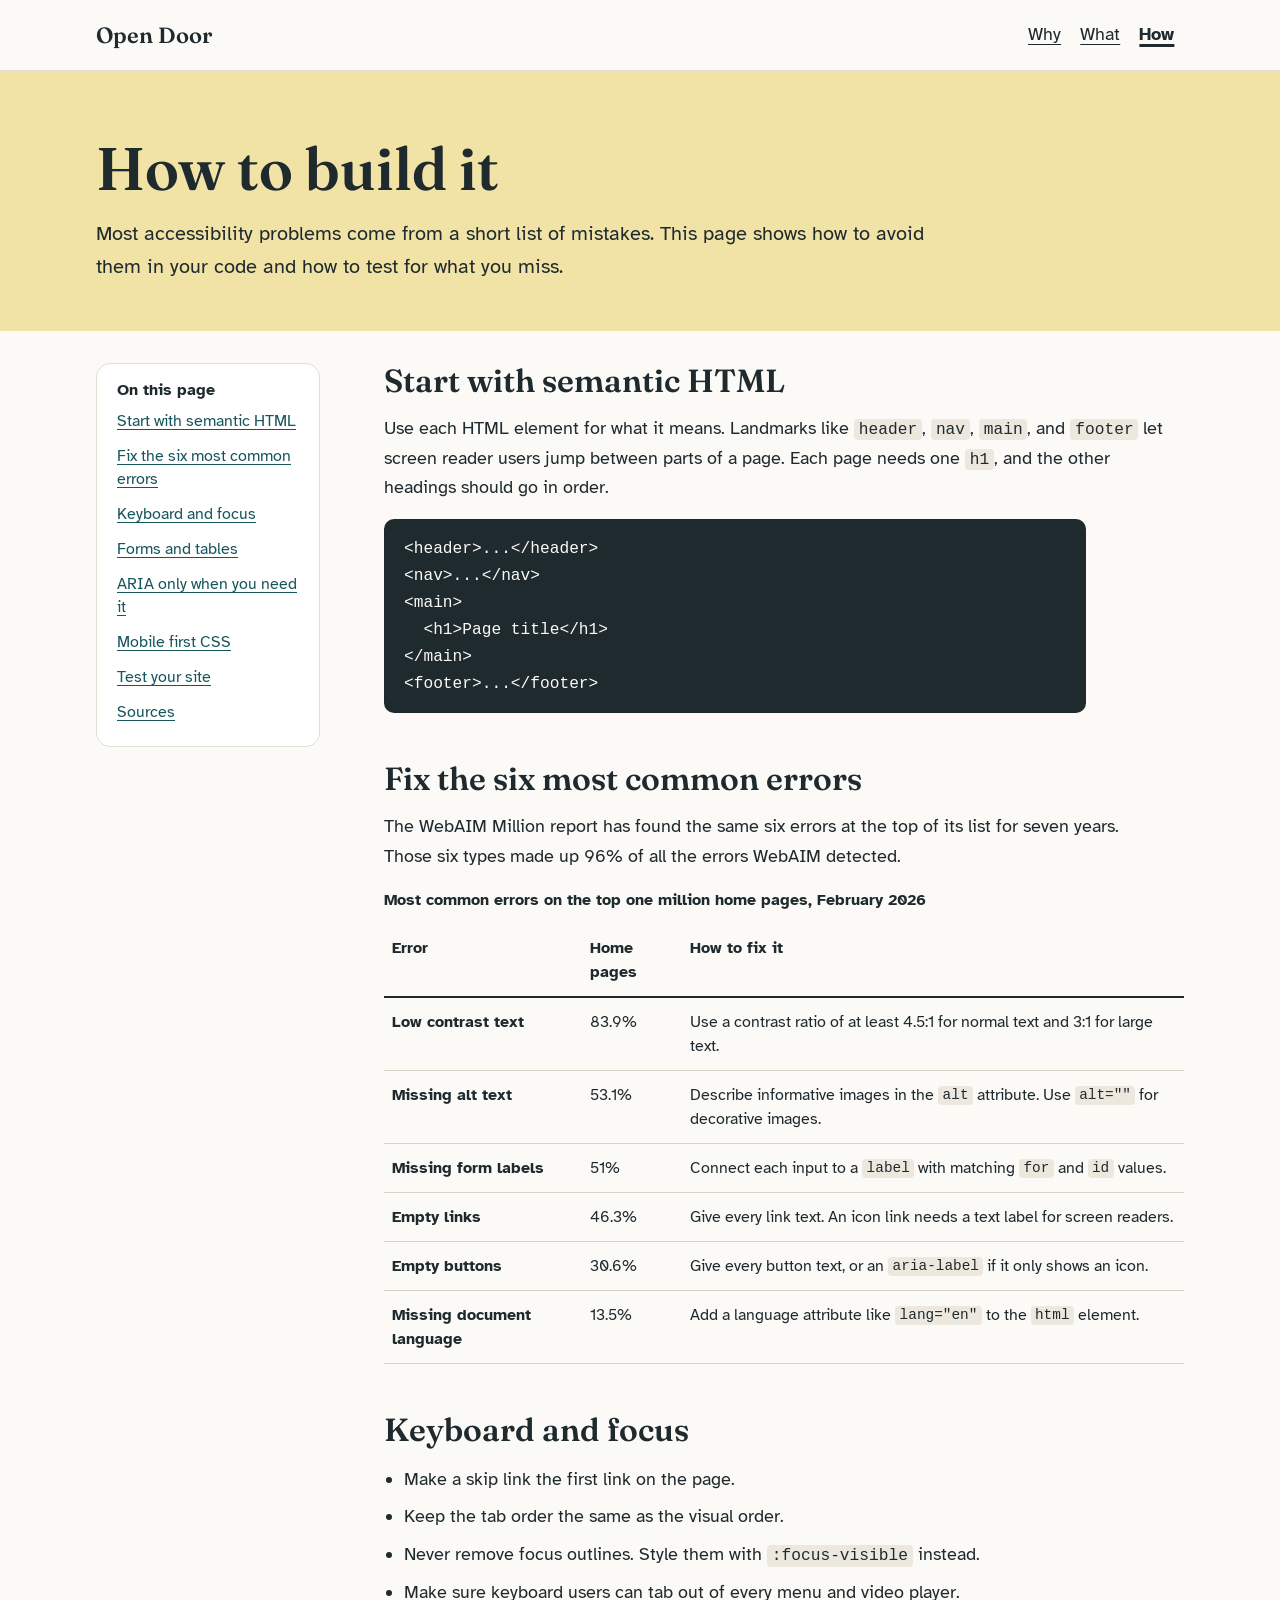
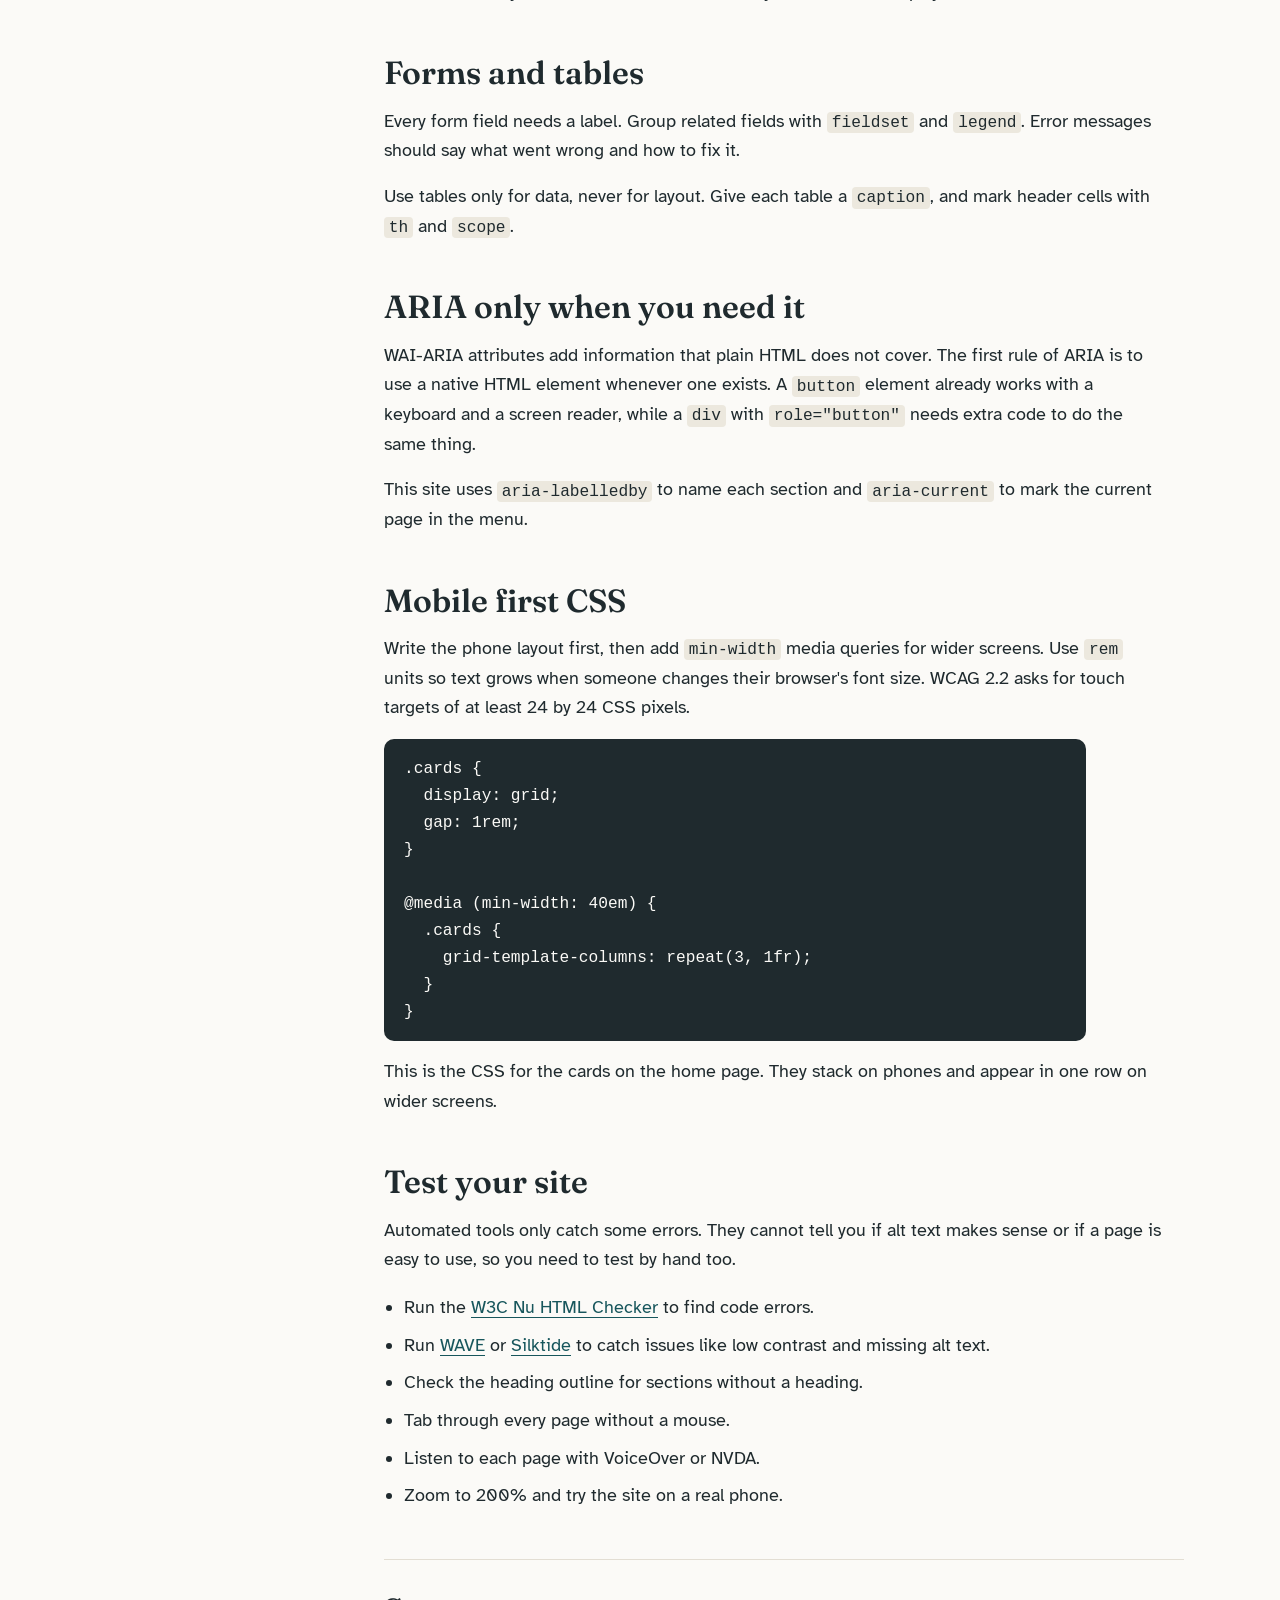
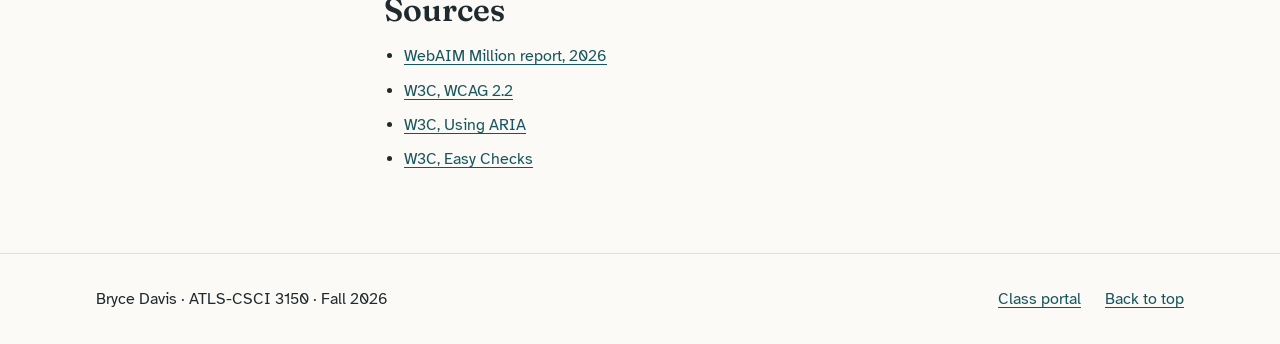
<file: universal-design/how.html>
<!DOCTYPE html>
<html lang="en">
<head>
  <meta charset="UTF-8">
  <meta name="viewport" content="width=device-width, initial-scale=1.0">
  <meta name="description" content="How to build an accessible website and test it with a keyboard and a screen reader.">
  <title>How to build it | Open Door</title>
  <link rel="preconnect" href="https://fonts.googleapis.com">
  <link rel="preconnect" href="https://fonts.gstatic.com" crossorigin>
  <link href="https://fonts.googleapis.com/css2?family=Atkinson+Hyperlegible:wght@400;700&amp;family=Fraunces:opsz,wght@9..144,600&amp;display=swap" rel="stylesheet">
  <link rel="stylesheet" href="style.css">
</head>
<body>
  <a class="skip-link" href="#main">Skip to main content</a>

  <header class="site-header" id="top">
    <div class="wrap">
      <a class="logo" href="index.html">Open Door</a>
      <nav aria-labelledby="menu-heading">
        <h2 class="sr-only" id="menu-heading">Main menu</h2>
        <ul>
          <li><a href="why.html">Why</a></li>
          <li><a href="what.html">What</a></li>
          <li><a href="how.html" aria-current="page">How</a></li>
        </ul>
      </nav>
    </div>
  </header>

  <main id="main" tabindex="-1">
    <header class="page-intro how">
      <div class="wrap">
        <h1>How to build it</h1>
        <p>Most accessibility problems come from a short list of mistakes. This page shows how to avoid them in your code and how to test for what you miss.</p>
      </div>
    </header>

    <div class="wrap page-layout">
      <nav class="toc" aria-labelledby="toc-heading">
        <h2 id="toc-heading">On this page</h2>
        <ul>
          <li><a href="#semantic">Start with semantic HTML</a></li>
          <li><a href="#six-errors">Fix the six most common errors</a></li>
          <li><a href="#keyboard">Keyboard and focus</a></li>
          <li><a href="#forms">Forms and tables</a></li>
          <li><a href="#aria">ARIA only when you need it</a></li>
          <li><a href="#mobile">Mobile first CSS</a></li>
          <li><a href="#testing">Test your site</a></li>
          <li><a href="#sources">Sources</a></li>
        </ul>
      </nav>

      <div class="content">
        <section id="semantic" aria-labelledby="semantic-heading">
          <h2 id="semantic-heading">Start with semantic HTML</h2>
          <p>Use each HTML element for what it means. Landmarks like <code>header</code>, <code>nav</code>, <code>main</code>, and <code>footer</code> let screen reader users jump between parts of a page. Each page needs one <code>h1</code>, and the other headings should go in order.</p>
          <pre><code>&lt;header&gt;...&lt;/header&gt;
&lt;nav&gt;...&lt;/nav&gt;
&lt;main&gt;
  &lt;h1&gt;Page title&lt;/h1&gt;
&lt;/main&gt;
&lt;footer&gt;...&lt;/footer&gt;</code></pre>
        </section>

        <section id="six-errors" aria-labelledby="six-errors-heading">
          <h2 id="six-errors-heading">Fix the six most common errors</h2>
          <p>The WebAIM Million report has found the same six errors at the top of its list for seven years. Those six types made up 96% of all the errors WebAIM detected.</p>
          <table>
            <caption>Most common errors on the top one million home pages, <time datetime="2026-02">February 2026</time></caption>
            <thead>
              <tr>
                <th scope="col">Error</th>
                <th scope="col">Home pages</th>
                <th scope="col">How to fix it</th>
              </tr>
            </thead>
            <tbody>
              <tr>
                <th scope="row">Low contrast text</th>
                <td>83.9%</td>
                <td>Use a contrast ratio of at least 4.5:1 for normal text and 3:1 for large text.</td>
              </tr>
              <tr>
                <th scope="row">Missing alt text</th>
                <td>53.1%</td>
                <td>Describe informative images in the <code>alt</code> attribute. Use <code>alt=""</code> for decorative images.</td>
              </tr>
              <tr>
                <th scope="row">Missing form labels</th>
                <td>51%</td>
                <td>Connect each input to a <code>label</code> with matching <code>for</code> and <code>id</code> values.</td>
              </tr>
              <tr>
                <th scope="row">Empty links</th>
                <td>46.3%</td>
                <td>Give every link text. An icon link needs a text label for screen readers.</td>
              </tr>
              <tr>
                <th scope="row">Empty buttons</th>
                <td>30.6%</td>
                <td>Give every button text, or an <code>aria-label</code> if it only shows an icon.</td>
              </tr>
              <tr>
                <th scope="row">Missing document language</th>
                <td>13.5%</td>
                <td>Add a language attribute like <code>lang="en"</code> to the <code>html</code> element.</td>
              </tr>
            </tbody>
          </table>
        </section>

        <section id="keyboard" aria-labelledby="keyboard-heading">
          <h2 id="keyboard-heading">Keyboard and focus</h2>
          <ul>
            <li>Make a skip link the first link on the page.</li>
            <li>Keep the tab order the same as the visual order.</li>
            <li>Never remove focus outlines. Style them with <code>:focus-visible</code> instead.</li>
            <li>Make sure keyboard users can tab out of every menu and video player.</li>
          </ul>
        </section>

        <section id="forms" aria-labelledby="forms-heading">
          <h2 id="forms-heading">Forms and tables</h2>
          <p>Every form field needs a label. Group related fields with <code>fieldset</code> and <code>legend</code>. Error messages should say what went wrong and how to fix it.</p>
          <p>Use tables only for data, never for layout. Give each table a <code>caption</code>, and mark header cells with <code>th</code> and <code>scope</code>.</p>
        </section>

        <section id="aria" aria-labelledby="aria-heading">
          <h2 id="aria-heading">ARIA only when you need it</h2>
          <p>WAI-ARIA attributes add information that plain HTML does not cover. The first rule of ARIA is to use a native HTML element whenever one exists. A <code>button</code> element already works with a keyboard and a screen reader, while a <code>div</code> with <code>role="button"</code> needs extra code to do the same thing.</p>
          <p>This site uses <code>aria-labelledby</code> to name each section and <code>aria-current</code> to mark the current page in the menu.</p>
        </section>

        <section id="mobile" aria-labelledby="mobile-heading">
          <h2 id="mobile-heading">Mobile first CSS</h2>
          <p>Write the phone layout first, then add <code>min-width</code> media queries for wider screens. Use <code>rem</code> units so text grows when someone changes their browser's font size. WCAG 2.2 asks for touch targets of at least 24 by 24 CSS pixels.</p>
          <pre><code>.cards {
  display: grid;
  gap: 1rem;
}

@media (min-width: 40em) {
  .cards {
    grid-template-columns: repeat(3, 1fr);
  }
}</code></pre>
          <p>This is the CSS for the cards on the home page. They stack on phones and appear in one row on wider screens.</p>
        </section>

        <section id="testing" aria-labelledby="testing-heading">
          <h2 id="testing-heading">Test your site</h2>
          <p>Automated tools only catch some errors. They cannot tell you if alt text makes sense or if a page is easy to use, so you need to test by hand too.</p>
          <ul>
            <li>Run the <a href="https://validator.w3.org/nu/">W3C Nu HTML Checker</a> to find code errors.</li>
            <li>Run <a href="https://wave.webaim.org/">WAVE</a> or <a href="https://silktide.com/toolbar/">Silktide</a> to catch issues like low contrast and missing alt text.</li>
            <li>Check the heading outline for sections without a heading.</li>
            <li>Tab through every page without a mouse.</li>
            <li>Listen to each page with VoiceOver or NVDA.</li>
            <li>Zoom to 200% and try the site on a real phone.</li>
          </ul>
        </section>

        <section class="sources" id="sources" aria-labelledby="sources-heading">
          <h2 id="sources-heading">Sources</h2>
          <ul>
            <li><a href="https://webaim.org/projects/million/">WebAIM Million report, 2026</a></li>
            <li><a href="https://www.w3.org/TR/WCAG22/">W3C, WCAG 2.2</a></li>
            <li><a href="https://www.w3.org/TR/using-aria/">W3C, Using ARIA</a></li>
            <li><a href="https://www.w3.org/WAI/test-evaluate/easy-checks/">W3C, Easy Checks</a></li>
          </ul>
        </section>
      </div>
    </div>
  </main>

  <footer class="site-footer">
    <div class="wrap">
      <h2 class="sr-only">Page information</h2>
      <p>Bryce Davis · ATLS-CSCI 3150 · Fall 2026</p>
      <ul>
        <li><a href="../#final-project">Class portal</a></li>
        <li><a href="#top">Back to top</a></li>
      </ul>
    </div>
  </footer>
</body>
</html>
</file>
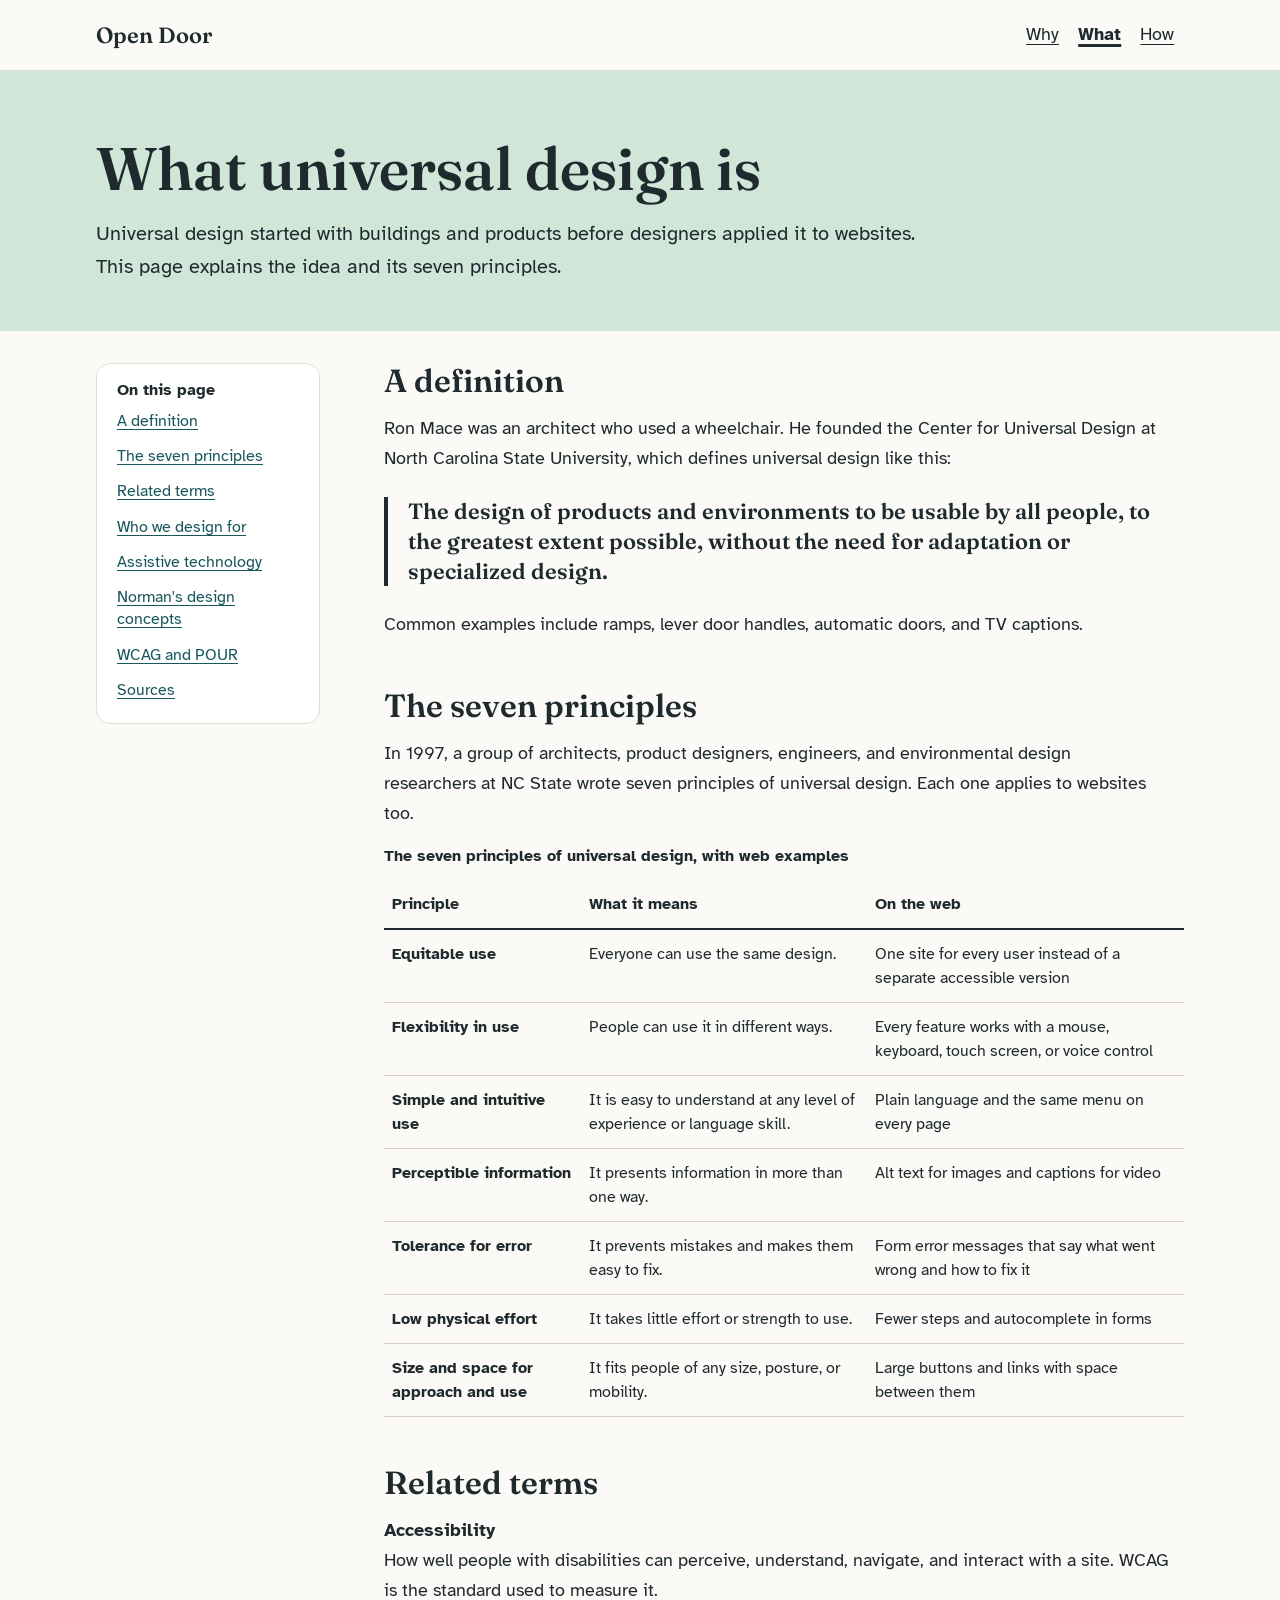
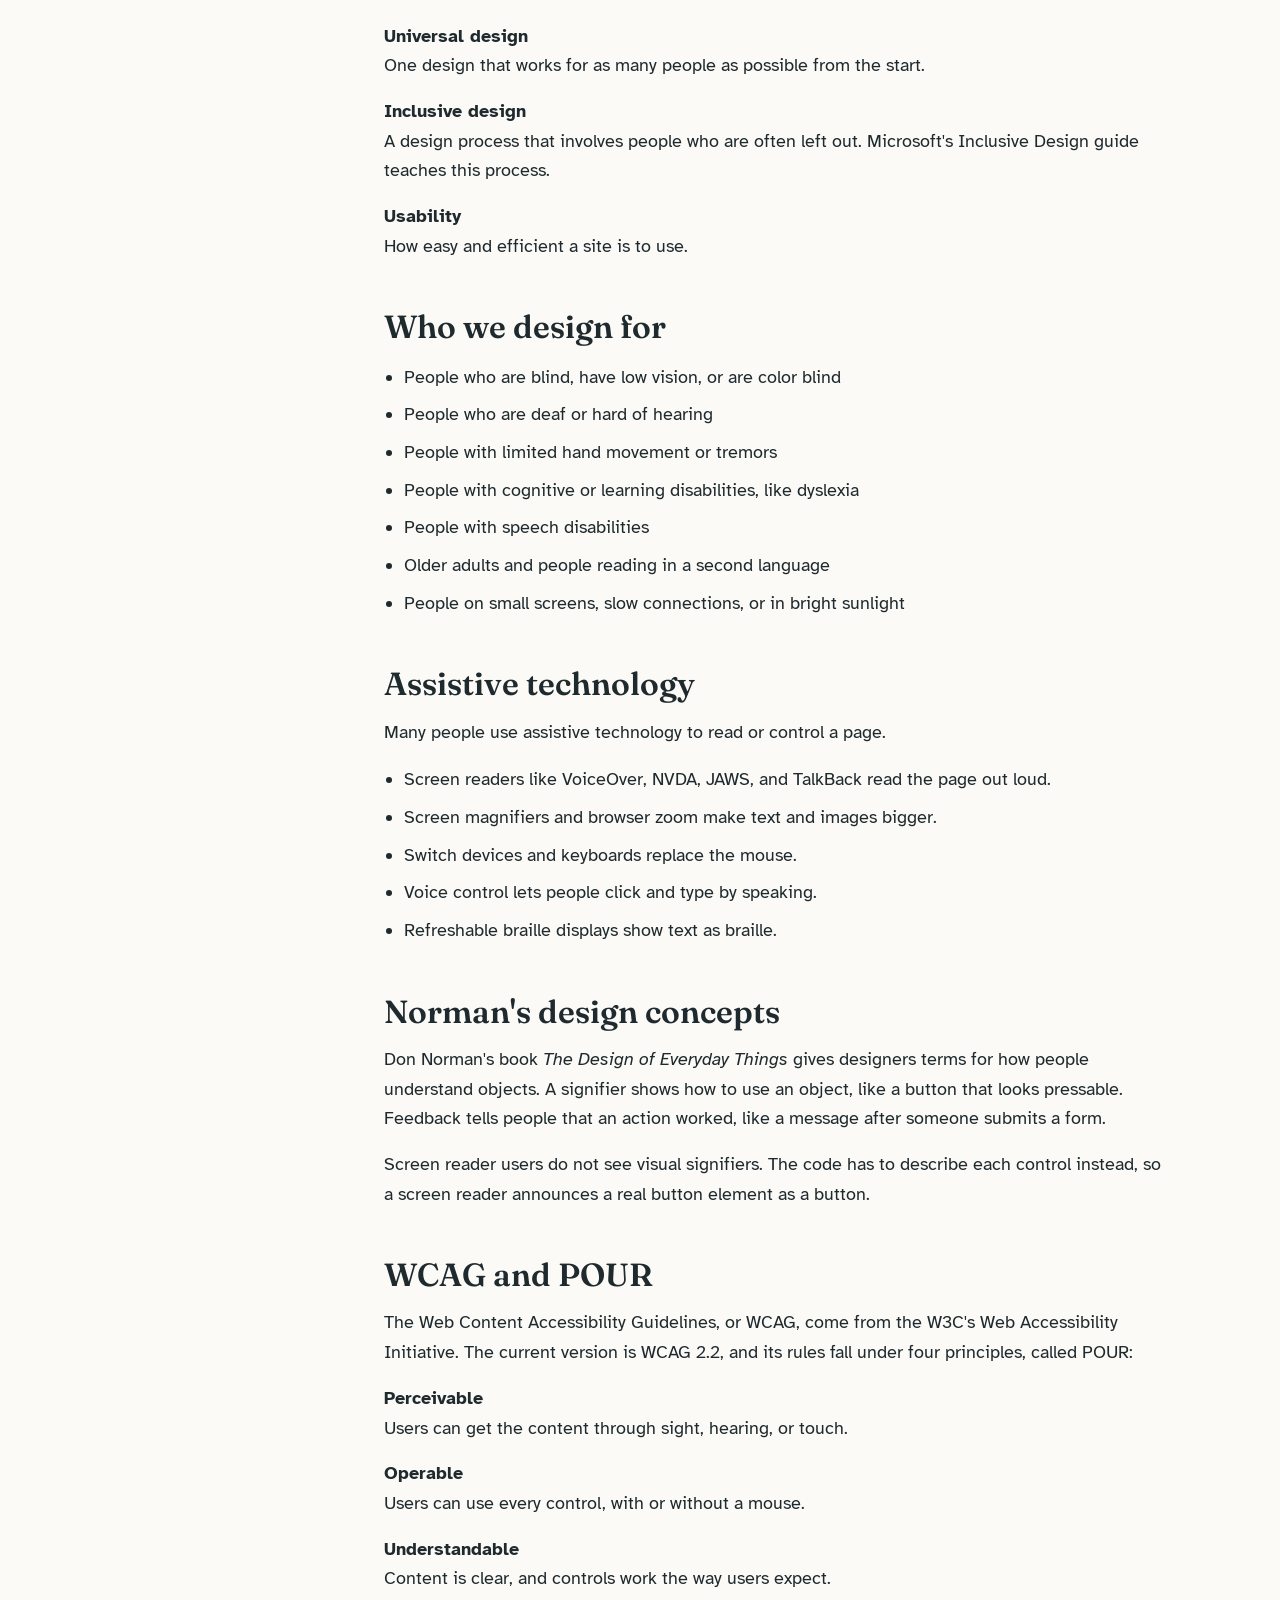
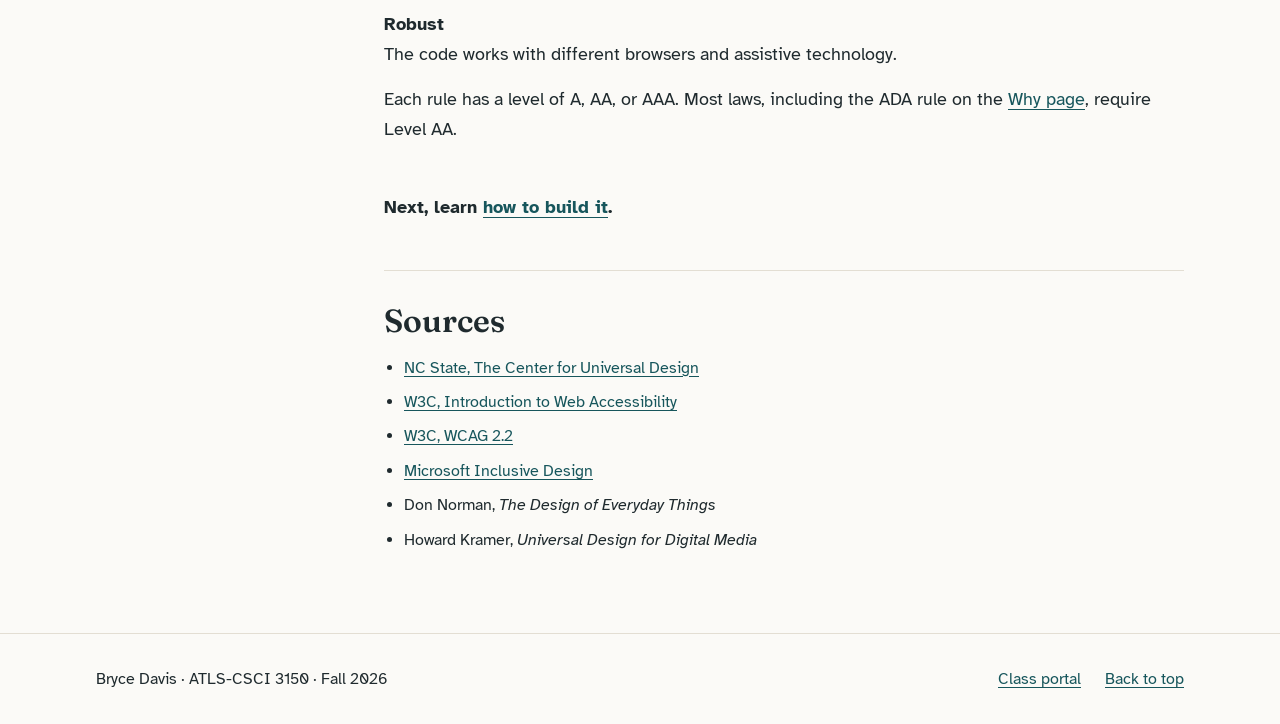
<file: universal-design/what.html>
<!DOCTYPE html>
<html lang="en">
<head>
  <meta charset="UTF-8">
  <meta name="viewport" content="width=device-width, initial-scale=1.0">
  <meta name="description" content="What universal design is, its seven principles, and the people it helps.">
  <title>What universal design is | Open Door</title>
  <link rel="preconnect" href="https://fonts.googleapis.com">
  <link rel="preconnect" href="https://fonts.gstatic.com" crossorigin>
  <link href="https://fonts.googleapis.com/css2?family=Atkinson+Hyperlegible:wght@400;700&amp;family=Fraunces:opsz,wght@9..144,600&amp;display=swap" rel="stylesheet">
  <link rel="stylesheet" href="style.css">
</head>
<body>
  <a class="skip-link" href="#main">Skip to main content</a>

  <header class="site-header" id="top">
    <div class="wrap">
      <a class="logo" href="index.html">Open Door</a>
      <nav aria-labelledby="menu-heading">
        <h2 class="sr-only" id="menu-heading">Main menu</h2>
        <ul>
          <li><a href="why.html">Why</a></li>
          <li><a href="what.html" aria-current="page">What</a></li>
          <li><a href="how.html">How</a></li>
        </ul>
      </nav>
    </div>
  </header>

  <main id="main" tabindex="-1">
    <header class="page-intro what">
      <div class="wrap">
        <h1>What universal design is</h1>
        <p>Universal design started with buildings and products before designers applied it to websites. This page explains the idea and its seven principles.</p>
      </div>
    </header>

    <div class="wrap page-layout">
      <nav class="toc" aria-labelledby="toc-heading">
        <h2 id="toc-heading">On this page</h2>
        <ul>
          <li><a href="#definition">A definition</a></li>
          <li><a href="#principles">The seven principles</a></li>
          <li><a href="#terms">Related terms</a></li>
          <li><a href="#users">Who we design for</a></li>
          <li><a href="#assistive-tech">Assistive technology</a></li>
          <li><a href="#norman">Norman's design concepts</a></li>
          <li><a href="#wcag">WCAG and POUR</a></li>
          <li><a href="#sources">Sources</a></li>
        </ul>
      </nav>

      <div class="content">
        <section id="definition" aria-labelledby="definition-heading">
          <h2 id="definition-heading">A definition</h2>
          <p>Ron Mace was an architect who used a wheelchair. He founded the Center for Universal Design at North Carolina State University, which defines universal design like this:</p>
          <blockquote cite="https://design.ncsu.edu/research/center-for-universal-design/">
            <p>The design of products and environments to be usable by all people, to the greatest extent possible, without the need for adaptation or specialized design.</p>
          </blockquote>
          <p>Common examples include ramps, lever door handles, automatic doors, and TV captions.</p>
        </section>

        <section id="principles" aria-labelledby="principles-heading">
          <h2 id="principles-heading">The seven principles</h2>
          <p>In 1997, a group of architects, product designers, engineers, and environmental design researchers at NC State wrote seven principles of universal design. Each one applies to websites too.</p>
          <table>
            <caption>The seven principles of universal design, with web examples</caption>
            <thead>
              <tr>
                <th scope="col">Principle</th>
                <th scope="col">What it means</th>
                <th scope="col">On the web</th>
              </tr>
            </thead>
            <tbody>
              <tr>
                <th scope="row">Equitable use</th>
                <td>Everyone can use the same design.</td>
                <td>One site for every user instead of a separate accessible version</td>
              </tr>
              <tr>
                <th scope="row">Flexibility in use</th>
                <td>People can use it in different ways.</td>
                <td>Every feature works with a mouse, keyboard, touch screen, or voice control</td>
              </tr>
              <tr>
                <th scope="row">Simple and intuitive use</th>
                <td>It is easy to understand at any level of experience or language skill.</td>
                <td>Plain language and the same menu on every page</td>
              </tr>
              <tr>
                <th scope="row">Perceptible information</th>
                <td>It presents information in more than one way.</td>
                <td>Alt text for images and captions for video</td>
              </tr>
              <tr>
                <th scope="row">Tolerance for error</th>
                <td>It prevents mistakes and makes them easy to fix.</td>
                <td>Form error messages that say what went wrong and how to fix it</td>
              </tr>
              <tr>
                <th scope="row">Low physical effort</th>
                <td>It takes little effort or strength to use.</td>
                <td>Fewer steps and autocomplete in forms</td>
              </tr>
              <tr>
                <th scope="row">Size and space for approach and use</th>
                <td>It fits people of any size, posture, or mobility.</td>
                <td>Large buttons and links with space between them</td>
              </tr>
            </tbody>
          </table>
        </section>

        <section id="terms" aria-labelledby="terms-heading">
          <h2 id="terms-heading">Related terms</h2>
          <dl>
            <dt>Accessibility</dt>
            <dd>How well people with disabilities can perceive, understand, navigate, and interact with a site. WCAG is the standard used to measure it.</dd>
            <dt>Universal design</dt>
            <dd>One design that works for as many people as possible from the start.</dd>
            <dt>Inclusive design</dt>
            <dd>A design process that involves people who are often left out. Microsoft's Inclusive Design guide teaches this process.</dd>
            <dt>Usability</dt>
            <dd>How easy and efficient a site is to use.</dd>
          </dl>
        </section>

        <section id="users" aria-labelledby="users-heading">
          <h2 id="users-heading">Who we design for</h2>
          <ul>
            <li>People who are blind, have low vision, or are color blind</li>
            <li>People who are deaf or hard of hearing</li>
            <li>People with limited hand movement or tremors</li>
            <li>People with cognitive or learning disabilities, like dyslexia</li>
            <li>People with speech disabilities</li>
            <li>Older adults and people reading in a second language</li>
            <li>People on small screens, slow connections, or in bright sunlight</li>
          </ul>
        </section>

        <section id="assistive-tech" aria-labelledby="assistive-tech-heading">
          <h2 id="assistive-tech-heading">Assistive technology</h2>
          <p>Many people use assistive technology to read or control a page.</p>
          <ul>
            <li>Screen readers like VoiceOver, NVDA, JAWS, and TalkBack read the page out loud.</li>
            <li>Screen magnifiers and browser zoom make text and images bigger.</li>
            <li>Switch devices and keyboards replace the mouse.</li>
            <li>Voice control lets people click and type by speaking.</li>
            <li>Refreshable braille displays show text as braille.</li>
          </ul>
        </section>

        <section id="norman" aria-labelledby="norman-heading">
          <h2 id="norman-heading">Norman's design concepts</h2>
          <p>Don Norman's book <cite>The Design of Everyday Things</cite> gives designers terms for how people understand objects. A signifier shows how to use an object, like a button that looks pressable. Feedback tells people that an action worked, like a message after someone submits a form.</p>
          <p>Screen reader users do not see visual signifiers. The code has to describe each control instead, so a screen reader announces a real button element as a button.</p>
        </section>

        <section id="wcag" aria-labelledby="wcag-heading">
          <h2 id="wcag-heading">WCAG and POUR</h2>
          <p>The Web Content Accessibility Guidelines, or WCAG, come from the W3C's Web Accessibility Initiative. The current version is WCAG 2.2, and its rules fall under four principles, called POUR:</p>
          <dl>
            <dt>Perceivable</dt>
            <dd>Users can get the content through sight, hearing, or touch.</dd>
            <dt>Operable</dt>
            <dd>Users can use every control, with or without a mouse.</dd>
            <dt>Understandable</dt>
            <dd>Content is clear, and controls work the way users expect.</dd>
            <dt>Robust</dt>
            <dd>The code works with different browsers and assistive technology.</dd>
          </dl>
          <p>Each rule has a level of A, AA, or AAA. Most laws, including the ADA rule on the <a href="why.html#law">Why page</a>, require Level AA.</p>
        </section>

        <p class="next">Next, learn <a href="how.html">how to build it</a>.</p>

        <section class="sources" id="sources" aria-labelledby="sources-heading">
          <h2 id="sources-heading">Sources</h2>
          <ul>
            <li><a href="https://design.ncsu.edu/research/center-for-universal-design/">NC State, The Center for Universal Design</a></li>
            <li><a href="https://www.w3.org/WAI/fundamentals/accessibility-intro/">W3C, Introduction to Web Accessibility</a></li>
            <li><a href="https://www.w3.org/TR/WCAG22/">W3C, WCAG 2.2</a></li>
            <li><a href="https://inclusive.microsoft.design/">Microsoft Inclusive Design</a></li>
            <li>Don Norman, <cite>The Design of Everyday Things</cite></li>
            <li>Howard Kramer, <cite>Universal Design for Digital Media</cite></li>
          </ul>
        </section>
      </div>
    </div>
  </main>

  <footer class="site-footer">
    <div class="wrap">
      <h2 class="sr-only">Page information</h2>
      <p>Bryce Davis · ATLS-CSCI 3150 · Fall 2026</p>
      <ul>
        <li><a href="../#final-project">Class portal</a></li>
        <li><a href="#top">Back to top</a></li>
      </ul>
    </div>
  </footer>
</body>
</html>
</file>
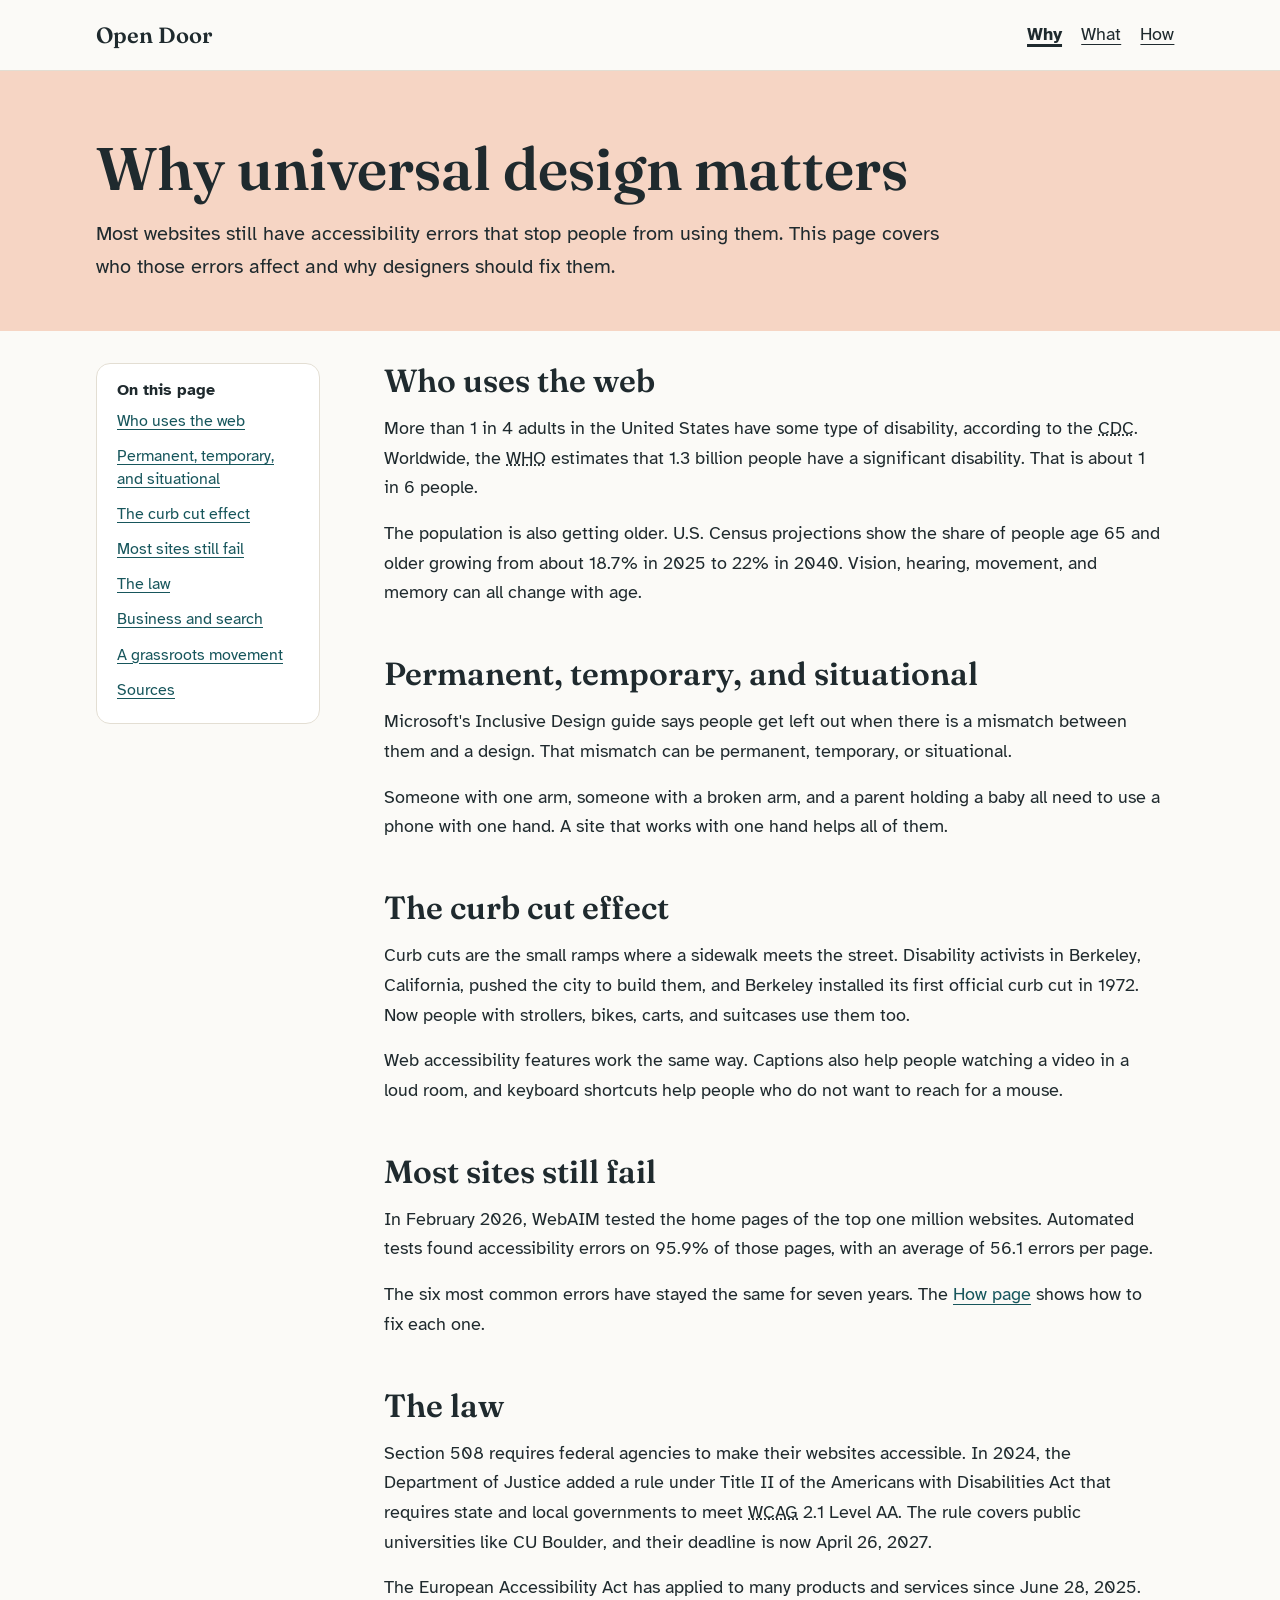
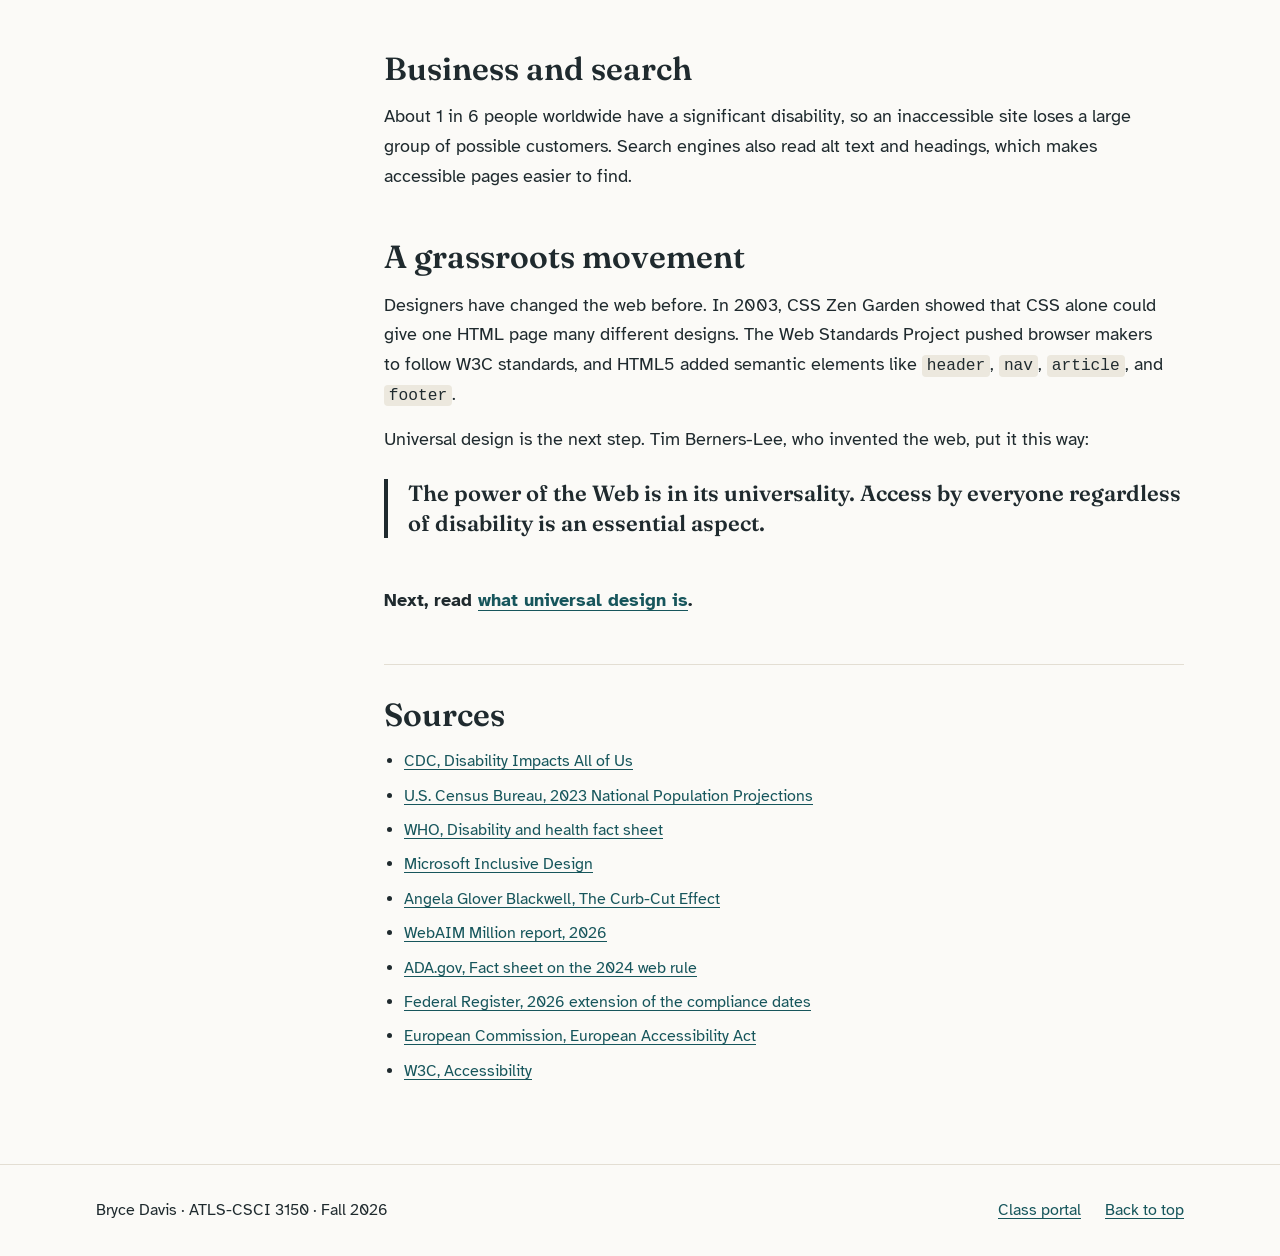
<file: universal-design/why.html>
<!DOCTYPE html>
<html lang="en">
<head>
  <meta charset="UTF-8">
  <meta name="viewport" content="width=device-width, initial-scale=1.0">
  <meta name="description" content="Why web designers should use universal design, with facts about who uses the web and what the law requires.">
  <title>Why universal design matters | Open Door</title>
  <link rel="preconnect" href="https://fonts.googleapis.com">
  <link rel="preconnect" href="https://fonts.gstatic.com" crossorigin>
  <link href="https://fonts.googleapis.com/css2?family=Atkinson+Hyperlegible:wght@400;700&amp;family=Fraunces:opsz,wght@9..144,600&amp;display=swap" rel="stylesheet">
  <link rel="stylesheet" href="style.css">
</head>
<body>
  <a class="skip-link" href="#main">Skip to main content</a>

  <header class="site-header" id="top">
    <div class="wrap">
      <a class="logo" href="index.html">Open Door</a>
      <nav aria-labelledby="menu-heading">
        <h2 class="sr-only" id="menu-heading">Main menu</h2>
        <ul>
          <li><a href="why.html" aria-current="page">Why</a></li>
          <li><a href="what.html">What</a></li>
          <li><a href="how.html">How</a></li>
        </ul>
      </nav>
    </div>
  </header>

  <main id="main" tabindex="-1">
    <header class="page-intro why">
      <div class="wrap">
        <h1>Why universal design matters</h1>
        <p>Most websites still have accessibility errors that stop people from using them. This page covers who those errors affect and why designers should fix them.</p>
      </div>
    </header>

    <div class="wrap page-layout">
      <nav class="toc" aria-labelledby="toc-heading">
        <h2 id="toc-heading">On this page</h2>
        <ul>
          <li><a href="#users">Who uses the web</a></li>
          <li><a href="#situations">Permanent, temporary, and situational</a></li>
          <li><a href="#curb-cut">The curb cut effect</a></li>
          <li><a href="#errors">Most sites still fail</a></li>
          <li><a href="#law">The law</a></li>
          <li><a href="#business">Business and search</a></li>
          <li><a href="#movement">A grassroots movement</a></li>
          <li><a href="#sources">Sources</a></li>
        </ul>
      </nav>

      <div class="content">
        <section id="users" aria-labelledby="users-heading">
          <h2 id="users-heading">Who uses the web</h2>
          <p>More than 1 in 4 adults in the United States have some type of disability, according to the <abbr title="Centers for Disease Control and Prevention">CDC</abbr>. Worldwide, the <abbr title="World Health Organization">WHO</abbr> estimates that 1.3 billion people have a significant disability. That is about 1 in 6 people.</p>
          <p>The population is also getting older. U.S. Census projections show the share of people age 65 and older growing from about 18.7% in 2025 to 22% in 2040. Vision, hearing, movement, and memory can all change with age.</p>
        </section>

        <section id="situations" aria-labelledby="situations-heading">
          <h2 id="situations-heading">Permanent, temporary, and situational</h2>
          <p>Microsoft's Inclusive Design guide says people get left out when there is a mismatch between them and a design. That mismatch can be permanent, temporary, or situational.</p>
          <p>Someone with one arm, someone with a broken arm, and a parent holding a baby all need to use a phone with one hand. A site that works with one hand helps all of them.</p>
        </section>

        <section id="curb-cut" aria-labelledby="curb-cut-heading">
          <h2 id="curb-cut-heading">The curb cut effect</h2>
          <p>Curb cuts are the small ramps where a sidewalk meets the street. Disability activists in Berkeley, California, pushed the city to build them, and Berkeley installed its first official curb cut in 1972. Now people with strollers, bikes, carts, and suitcases use them too.</p>
          <p>Web accessibility features work the same way. Captions also help people watching a video in a loud room, and keyboard shortcuts help people who do not want to reach for a mouse.</p>
        </section>

        <section id="errors" aria-labelledby="errors-heading">
          <h2 id="errors-heading">Most sites still fail</h2>
          <p>In <time datetime="2026-02">February 2026</time>, WebAIM tested the home pages of the top one million websites. Automated tests found accessibility errors on 95.9% of those pages, with an average of 56.1 errors per page.</p>
          <p>The six most common errors have stayed the same for seven years. The <a href="how.html#six-errors">How page</a> shows how to fix each one.</p>
        </section>

        <section id="law" aria-labelledby="law-heading">
          <h2 id="law-heading">The law</h2>
          <p>Section 508 requires federal agencies to make their websites accessible. In 2024, the Department of Justice added a rule under Title II of the Americans with Disabilities Act that requires state and local governments to meet <abbr title="Web Content Accessibility Guidelines">WCAG</abbr> 2.1 Level AA. The rule covers public universities like CU Boulder, and their deadline is now <time datetime="2027-04-26">April 26, 2027</time>.</p>
          <p>The European Accessibility Act has applied to many products and services since <time datetime="2025-06-28">June 28, 2025</time>.</p>
        </section>

        <section id="business" aria-labelledby="business-heading">
          <h2 id="business-heading">Business and search</h2>
          <p>About 1 in 6 people worldwide have a significant disability, so an inaccessible site loses a large group of possible customers. Search engines also read alt text and headings, which makes accessible pages easier to find.</p>
        </section>

        <section id="movement" aria-labelledby="movement-heading">
          <h2 id="movement-heading">A grassroots movement</h2>
          <p>Designers have changed the web before. In 2003, CSS Zen Garden showed that CSS alone could give one HTML page many different designs. The Web Standards Project pushed browser makers to follow W3C standards, and HTML5 added semantic elements like <code>header</code>, <code>nav</code>, <code>article</code>, and <code>footer</code>.</p>
          <p>Universal design is the next step. Tim Berners-Lee, who invented the web, put it this way:</p>
          <blockquote cite="https://www.w3.org/mission/accessibility/">
            <p>The power of the Web is in its universality. Access by everyone regardless of disability is an essential aspect.</p>
          </blockquote>
        </section>

        <p class="next">Next, read <a href="what.html">what universal design is</a>.</p>

        <section class="sources" id="sources" aria-labelledby="sources-heading">
          <h2 id="sources-heading">Sources</h2>
          <ul>
            <li><a href="https://www.cdc.gov/disability-and-health/articles-documents/disability-impacts-all-of-us-infographic.html">CDC, Disability Impacts All of Us</a></li>
            <li><a href="https://www.census.gov/data/tables/2023/demo/popproj/2023-summary-tables.html">U.S. Census Bureau, 2023 National Population Projections</a></li>
            <li><a href="https://www.who.int/news-room/fact-sheets/detail/disability-and-health">WHO, Disability and health fact sheet</a></li>
            <li><a href="https://inclusive.microsoft.design/">Microsoft Inclusive Design</a></li>
            <li><a href="https://ssir.org/articles/entry/the_curb_cut_effect">Angela Glover Blackwell, The Curb-Cut Effect</a></li>
            <li><a href="https://webaim.org/projects/million/">WebAIM Million report, 2026</a></li>
            <li><a href="https://www.ada.gov/resources/2024-03-08-web-rule/">ADA.gov, Fact sheet on the 2024 web rule</a></li>
            <li><a href="https://www.federalregister.gov/documents/2026/04/20/2026-07663/extension-of-compliance-dates-for-nondiscrimination-on-the-basis-of-disability-accessibility-of-web">Federal Register, 2026 extension of the compliance dates</a></li>
            <li><a href="https://commission.europa.eu/strategy-and-policy/policies/justice-and-fundamental-rights/disability/union-equality-strategy-rights-persons-disabilities-2021-2030/european-accessibility-act_en">European Commission, European Accessibility Act</a></li>
            <li><a href="https://www.w3.org/mission/accessibility/">W3C, Accessibility</a></li>
          </ul>
        </section>
      </div>
    </div>
  </main>

  <footer class="site-footer">
    <div class="wrap">
      <h2 class="sr-only">Page information</h2>
      <p>Bryce Davis · ATLS-CSCI 3150 · Fall 2026</p>
      <ul>
        <li><a href="../#final-project">Class portal</a></li>
        <li><a href="#top">Back to top</a></li>
      </ul>
    </div>
  </footer>
</body>
</html>
</file>
<file: style.css>
* {
  box-sizing: border-box;
}

html {
  scroll-padding-top: 1.5rem;
}

body {
  margin: 0;
  font-family: Arial, sans-serif;
  font-size: 1.0625rem;
  line-height: 1.7;
  color: #27333b;
  background: #fafbfc;
}

.container {
  width: min(100% - 3rem, 60rem);
  margin-inline: auto;
}

.page-header {
  padding-block: 3.25rem;
  color: #ffffff;
  background: #223b4b;
}

h1 {
  margin: 0 0 .75rem;
  font-family: Georgia, serif;
  font-size: clamp(2rem, 5vw, 2.75rem);
  font-weight: normal;
  line-height: 1.2;
}

.page-header p {
  margin: 0;
  color: #dae4eb;
}

main.container {
  padding-block: 2.5rem 4rem;
}

h2 {
  margin: 0 0 .75rem;
  color: #223b4b;
  font-size: 1.375rem;
  line-height: 1.3;
}

p {
  margin: 0;
}

p + p {
  margin-top: 1rem;
}

.about {
  display: grid;
  grid-template-columns: minmax(0, 1fr) 12.5rem;
  gap: 2.75rem;
  align-items: center;
}

.about-copy {
  max-width: 65ch;
}

.portrait {
  width: 100%;
  aspect-ratio: 1;
  overflow: hidden;
  border-radius: 50%;
  background: #dae4eb;
}

.portrait img {
  display: block;
  width: 100%;
  height: 100%;
  object-fit: cover;
  object-position: center top;
  transform: scale(1.65);
  transform-origin: center top;
}

.projects {
  margin-top: 3rem;
}

.project-links {
  display: flex;
  gap: 1.5rem;
  margin: 1.25rem 0 0;
  padding: 0;
  list-style: none;
}

.project-links li {
  flex: 1;
  min-width: 0;
  border-top: 1px solid #7898aa;
}

.project-link {
  display: flex;
  flex-direction: column;
  gap: .75rem;
  padding: 1rem .25rem;
}

a {
  color: #174ea6;
  text-underline-offset: .2em;
}

a.project-link {
  height: 100%;
  text-decoration: none;
}

.assignment-title {
  font-size: 1rem;
  font-weight: bold;
  line-height: 1.6;
}

a .assignment-title {
  text-decoration: underline;
  text-underline-offset: .2em;
}

.project-description {
  color: #4c5d69;
  font-size: 1rem;
}

a:hover {
  color: #10366f;
}

a.project-link:hover {
  background: #edf2f5;
}

a:focus-visible {
  outline: 3px solid #174ea6;
  outline-offset: 4px;
}

main:focus {
  outline: none;
}

.page-footer {
  padding-block: 1.5rem;
  border-top: 1px solid #d2dce2;
  font-size: 1rem;
}

.page-footer .container {
  display: flex;
  justify-content: space-between;
  align-items: center;
  flex-wrap: wrap;
  gap: .5rem 1.5rem;
}

.page-footer a {
  display: inline-block;
  padding-block: .5rem;
}

.skip-link {
  position: absolute;
  z-index: 2;
  top: .75rem;
  left: .75rem;
  padding: .75rem 1rem;
  color: #174ea6;
  background: #fafbfc;
  transform: translateY(-200%);
}

.skip-link:focus {
  transform: translateY(0);
}

.sr-only {
  position: absolute;
  width: 1px;
  height: 1px;
  padding: 0;
  margin: -1px;
  overflow: hidden;
  clip-path: inset(50%);
  white-space: nowrap;
  border: 0;
}

::selection {
  color: #18303f;
  background: #d5e5ef;
}

@media (max-width: 44rem) {
  .container {
    width: min(100% - 2rem, 36rem);
  }

  .page-header {
    padding-block: 2.25rem;
  }

  main.container {
    padding-block: 2rem 3rem;
  }

  .about {
    grid-template-columns: 1fr;
    gap: 1.5rem;
  }

  .portrait {
    width: 11rem;
  }

  .project-links {
    flex-direction: column;
    gap: 0;
  }

  .project-links li:last-child {
    border-bottom: 1px solid #7898aa;
  }

  .projects {
    margin-top: 2.5rem;
  }
}

@media (forced-colors: active) {
  a:focus-visible {
    outline-color: Highlight;
  }
}
</file>
<file: accessible-layout/style.css>
/* Adobe Color monochromatic palette, based on the portal's navy:
   #223B4B, #516C7D, #96A6B0, #AACDE3, #8CD3FF. */
* {
  box-sizing: border-box;
}

html {
  scroll-padding-top: 1.5rem;
}

body {
  margin: 0;
  color: #223b4b;
  background: #fafbfc;
  font: 1.125rem/1.7 "Source Sans 3", Arial, sans-serif;
}

.page-layout {
  display: grid;
  grid-template-columns: 11rem minmax(0, 1fr) 13rem;
  grid-template-areas:
    "header header header"
    "nav nav nav"
    "facts main sources"
    "footer footer footer";
  gap: 2rem;
  width: min(100% - 3rem, 76rem);
  margin-inline: auto;
  padding-top: 1.5rem;
}

.page-header {
  grid-area: header;
  padding: 2.5rem;
  color: #ffffff;
  background: #223b4b;
}

h1, h2 {
  font-family: "Libre Baskerville", Georgia, serif;
  font-weight: normal;
  line-height: 1.3;
}

h1 {
  margin: 0 0 .75rem;
  font-size: clamp(2rem, 5vw, 3rem);
}

.page-header p {
  margin: 0;
  color: #aacde3;
}

.page-nav {
  grid-area: nav;
  border-bottom: 1px solid #96a6b0;
}

.page-nav ul {
  display: flex;
  flex-wrap: wrap;
  gap: .5rem 1.5rem;
  margin: 0;
  padding: 0 0 1rem;
  list-style: none;
}

.page-nav a {
  display: block;
  padding: .65rem .75rem;
  font-weight: 600;
}

.page-nav a:hover {
  background: #aacde3;
}

main {
  grid-area: main;
  min-width: 0;
}

section + section {
  margin-top: 2.5rem;
}

h2 {
  margin: 0 0 1rem;
  font-size: 1.5rem;
}

h3 {
  margin: 1.25rem 0 .5rem;
  font-size: 1.25rem;
  line-height: 1.4;
}

p {
  margin: 0;
}

p + p {
  margin-top: 1rem;
}

a {
  color: #223b4b;
  text-underline-offset: .2em;
}

a:hover {
  text-decoration-thickness: 2px;
}

a:focus-visible {
  outline: 3px solid #223b4b;
  outline-offset: 4px;
  background: #8cd3ff;
}

main:focus {
  outline: none;
}

figure {
  margin: 1.5rem 0 0;
}

img {
  display: block;
  width: 100%;
  height: auto;
}

figcaption {
  margin-top: .75rem;
  font-size: 1rem;
  line-height: 1.6;
  color: #516c7d;
}

.facts {
  grid-area: facts;
}

.sources {
  grid-area: sources;
}

aside {
  min-width: 0;
  align-self: start;
  font-size: 1rem;
}

aside h2 {
  font-size: 1.125rem;
  font-weight: 700;
}

dl {
  margin: 0;
}

dt {
  font-weight: 700;
}

dd {
  margin: 0 0 1rem;
}

.sources ul {
  padding-left: 1.15rem;
  margin: 0 0 1.25rem;
}

.sources li + li {
  margin-top: 1rem;
}

.page-footer {
  grid-area: footer;
  display: flex;
  justify-content: space-between;
  align-items: center;
  flex-wrap: wrap;
  gap: .5rem 1.5rem;
  padding-block: 1.5rem;
  border-top: 1px solid #96a6b0;
  font-size: 1rem;
}

.page-footer a {
  padding-block: .65rem;
}

.skip-link {
  position: absolute;
  z-index: 2;
  top: .75rem;
  left: .75rem;
  padding: .75rem 1rem;
  background: #fafbfc;
  transform: translateY(-200%);
}

.skip-link:focus {
  transform: translateY(0);
}

.sr-only {
  position: absolute;
  width: 1px;
  height: 1px;
  padding: 0;
  margin: -1px;
  overflow: hidden;
  clip-path: inset(50%);
  white-space: nowrap;
  border: 0;
}

::selection {
  color: #223b4b;
  background: #aacde3;
}

@media (max-width: 64rem) {
  .page-layout {
    grid-template-columns: minmax(0, 1fr) 12rem;
    grid-template-rows: auto auto min-content 1fr auto;
    grid-template-areas:
      "header header"
      "nav nav"
      "main facts"
      "main sources"
      "footer footer";
  }
}

@media (max-width: 44rem) {
  .page-layout {
    grid-template-columns: minmax(0, 1fr);
    grid-template-rows: none;
    grid-template-areas:
      "header"
      "nav"
      "main"
      "facts"
      "sources"
      "footer";
    width: min(100% - 2rem, 36rem);
    gap: 1.5rem;
    padding-top: 1rem;
  }

  .page-header {
    padding: 1.5rem;
  }

  .page-nav ul {
    flex-direction: column;
    gap: .25rem;
  }

  .page-nav a {
    padding: .75rem;
  }

  aside {
    padding-top: 1.5rem;
    border-top: 1px solid #96a6b0;
  }
}

@media (forced-colors: active) {
  a:focus-visible {
    outline-color: Highlight;
  }
}
</file>
<file: pale-blue-dot/style.css>
* {
  box-sizing: border-box;
}

html {
  scroll-padding-top: 1.5rem;
}

body {
  margin: 0;
  font: 1.125rem/1.7 "Source Sans 3", Arial, sans-serif;
  color: #223b4b;
  background: #fafbfc;
}

a {
  color: #316c8a;
  text-underline-offset: .2em;
}

a:hover {
  color: #223b4b;
}

a:focus-visible {
  outline: 3px solid #316c8a;
  outline-offset: 5px;
}

::selection {
  color: #223b4b;
  background: #b8cdd8;
}

.wrap {
  width: min(100% - 3rem, 64rem);
  margin-inline: auto;
}

.page-header {
  padding: 1.5rem 0 2.5rem;
  color: #fafbfc;
  background: #223b4b;
}

.page-header a {
  color: #b8cdd8;
}

.page-header a:focus-visible {
  outline-color: #fafbfc;
}

h1, h2 {
  font-family: "Libre Baskerville", Georgia, serif;
  font-weight: normal;
  line-height: 1.2;
}

h1 {
  margin: 1.25rem 0 .75rem;
  font-size: clamp(2.5rem, 6vw, 3.5rem);
}

.page-header p {
  margin: 0;
  color: #b8cdd8;
}

.layout {
  display: grid;
  grid-template-columns: 10.5rem minmax(0, 1fr);
  gap: 3rem;
  padding-block: 2.5rem 4rem;
}

.contents {
  position: sticky;
  top: 1.5rem;
  align-self: start;
  font-size: .9375rem;
}

.contents h2 {
  margin: 0 0 .75rem;
  font-size: 1rem;
  font-weight: bold;
  line-height: 1.5;
}

.contents ul {
  list-style: none;
  margin: 0;
  padding: 0;
}

.contents a {
  display: block;
  padding-block: .45rem;
}

.reading {
  min-width: 0;
  max-width: 100ch;
}

p {
  margin: 0 0 1.25rem;
}

section {
  margin-top: 3rem;
}

section h2 {
  margin: 0 0 1rem;
  font-size: 1.875rem;
  color: #223b4b;
}

figure {
  margin: 2rem 0;
}

img {
  display: block;
  max-width: 100%;
  height: auto;
}

figure img {
  margin-inline: auto;
}

.original img {
  width: 20rem;
}

.spacecraft img, .revisited img {
  width: 32rem;
}

figcaption {
  max-width: 36rem;
  margin: .8rem auto 0;
  color: #316c8a;
  font-size: 1rem;
  line-height: 1.6;
}

blockquote {
  margin: 1.5rem 0;
  padding: 1.25rem 1.5rem;
  background: #b8cdd8;
}

blockquote p {
  margin: 0;
  font-size: 1.4rem;
  line-height: 1.5;
}

.quote-credit {
  font-size: 1rem;
  color: #316c8a;
}

.sources {
  padding-top: 2rem;
  border-top: 1px solid #7898aa;
  font-size: .9375rem;
  overflow-wrap: anywhere;
}

.page-footer {
  padding: 1.5rem 0;
  border-top: 1px solid #7898aa;
}

.page-footer .wrap {
  display: flex;
  justify-content: space-between;
  gap: 1.5rem;
  flex-wrap: wrap;
}

.page-footer p {
  margin: 0;
  font-size: .9375rem;
}

.skip-link {
  position: absolute;
  left: 1rem;
  top: -5rem;
  padding: .75rem 1rem;
  background: #fafbfc;
  z-index: 2;
}

.skip-link:focus {
  top: 1rem;
}

.sr-only {
  border: 0;
  clip: rect(0, 0, 0, 0);
  height: 1px;
  margin: -1px;
  overflow: hidden;
  padding: 0;
  position: absolute;
  white-space: nowrap;
  width: 1px;
}

@media (max-width: 760px) {
  .wrap {
    width: min(100% - 2rem, 42rem);
  }

  .layout {
    display: block;
    padding-top: 1.5rem;
  }

  .contents {
    position: static;
    margin-bottom: 2rem;
    padding-bottom: 1.25rem;
    border-bottom: 1px solid #7898aa;
  }

  .contents ul {
    display: grid;
    grid-template-columns: repeat(2, minmax(0, 1fr));
    gap: 0 1rem;
  }

  section {
    margin-top: 2.5rem;
  }
}

@media print {
  body {
    font-size: 11pt;
    background: #fff;
    color: #000;
  }

  .page-header {
    padding: 0 0 1rem;
    color: #000;
    background: none;
  }

  .page-header p {
    color: #000;
  }

  .page-header a, .contents, .skip-link, .page-footer {
    display: none;
  }

  .layout {
    display: block;
    padding: 0;
  }

  .wrap {
    width: 100%;
  }

  a {
    color: inherit;
  }

  figure {
    break-inside: avoid;
  }

  figure img {
    max-height: 18rem;
    width: auto;
  }

  h2 {
    break-after: avoid;
  }
}
</file>
<file: tables-forms/style.css>
* {
  box-sizing: border-box;
}

html {
  scroll-padding-top: 1.5rem;
}

body {
  margin: 0;
  font: 1.125rem/1.7 "Source Sans 3", Arial, sans-serif;
  color: #223b4b;
  background: #fafbfc;
}

a {
  color: #316c8a;
  text-underline-offset: .2em;
}

a:hover {
  color: #223b4b;
}

:focus-visible {
  outline: 3px solid #316c8a;
  outline-offset: 4px;
}

::selection {
  color: #223b4b;
  background: #b8cdd8;
}

.wrap {
  width: min(100% - 3rem, 64rem);
  margin-inline: auto;
}

.page-header {
  padding: 1.5rem 0 2.5rem;
  color: #fafbfc;
  background: #223b4b;
}

.page-header a, .page-header p {
  color: #b8cdd8;
}

.page-header a:focus-visible {
  outline-color: #fafbfc;
}

.back-link, button {
  display: inline-flex;
  align-items: center;
  gap: .5rem;
}

.material-icons {
  flex-shrink: 0;
  font-size: 1.25rem;
}

h1, h2 {
  font-family: "Libre Baskerville", Georgia, serif;
  font-weight: normal;
  line-height: 1.3;
}

h1 {
  margin: 1.25rem 0 .75rem;
  font-size: clamp(2.25rem, 6vw, 3.5rem);
}

h2 {
  margin: 0 0 1rem;
  font-size: 1.875rem;
}

p {
  margin: 0 0 1.25rem;
}

.page-header p, .page-footer p {
  margin: 0;
}

.layout {
  display: grid;
  grid-template-columns: 10.5rem minmax(0, 1fr);
  gap: 3rem;
  padding-block: 2.5rem 4rem;
}

.contents {
  position: sticky;
  top: 1.5rem;
  align-self: start;
  font-size: 1rem;
}

.contents h2 {
  font-size: 1.1rem;
  font-weight: bold;
}

.contents ul {
  margin: 0;
  padding-left: 1.1rem;
}

.contents a {
  display: inline-block;
  padding-block: .4rem;
}

main {
  min-width: 0;
}

section + section {
  margin-top: 3rem;
}

blockquote {
  margin: 0 0 .75rem;
}

figure {
  margin: 2rem 0;
}

figure img {
  display: block;
  width: 28rem;
  max-width: 100%;
  height: auto;
  margin-inline: auto;
}

figcaption {
  max-width: 28rem;
  margin: .75rem auto 0;
}

figcaption, .source-note, .sources, .page-footer {
  font-size: 1rem;
}

.source-note {
  color: #316c8a;
}

table {
  width: 100%;
  border-collapse: collapse;
  margin-bottom: 1rem;
  font-variant-numeric: tabular-nums;
}

caption {
  padding-bottom: .75rem;
  font-weight: 600;
  text-align: left;
}

th, td {
  border: 1px solid #7898aa;
  padding: .75rem;
  text-align: left;
  vertical-align: top;
}

thead {
  background: #223b4b;
  color: #fafbfc;
}

tbody th {
  width: 36%;
  font-weight: 600;
}

tbody tr:nth-child(even) {
  background: #edf2f5;
}

details {
  padding-block: .75rem;
  border-block: 1px solid #7898aa;
}

summary {
  cursor: pointer;
  font-weight: 600;
}

details p {
  margin: .75rem 0 0;
}

.field, fieldset {
  margin: 0 0 1.5rem;
}

label, legend {
  font-weight: 600;
}

.field > label {
  display: block;
  margin-bottom: .35rem;
}

input, select, button {
  font: inherit;
}

select {
  width: 100%;
  min-height: 2.75rem;
  padding: .55rem .75rem;
  border: 1px solid #56788d;
  border-radius: 3px;
  color: #223b4b;
  background: #fff;
}

fieldset {
  padding: .75rem 1rem;
  border: 1px solid #7898aa;
}

legend {
  padding-inline: .25rem;
}

.choice {
  display: flex;
  align-items: center;
  gap: .65rem;
  min-height: 2.75rem;
  font-weight: normal;
  cursor: pointer;
}

input[type="radio"] {
  width: 1.15rem;
  height: 1.15rem;
  margin: 0;
  accent-color: #223b4b;
}

button {
  padding: .65rem 1rem;
  border: 2px solid #223b4b;
  border-radius: 3px;
  color: #fff;
  background: #223b4b;
  cursor: pointer;
}

button:hover {
  background: #316c8a;
}

.sources {
  padding-top: 2rem;
  border-top: 1px solid #7898aa;
}

.sources li {
  padding-block: .2rem;
}

.page-footer {
  padding: 1.5rem 0;
  border-top: 1px solid #7898aa;
}

.page-footer .wrap {
  display: flex;
  justify-content: space-between;
  flex-wrap: wrap;
  gap: 1rem;
}

.skip-link {
  position: absolute;
  top: -6rem;
  left: 1rem;
  max-width: calc(100% - 2rem);
  padding: .75rem 1rem;
  color: #223b4b;
  background: #fff;
  z-index: 2;
}

.skip-link:focus {
  top: 1rem;
}

.sr-only {
  position: absolute;
  width: 1px;
  height: 1px;
  overflow: hidden;
  clip-path: inset(50%);
  white-space: nowrap;
}

@media (max-width: 760px) {
  .wrap {
    width: min(100% - 2rem, 42rem);
  }

  .layout {
    display: block;
    padding-top: 1.5rem;
  }

  .contents {
    position: static;
    margin-bottom: 2rem;
    padding-bottom: 1.25rem;
    border-bottom: 1px solid #7898aa;
  }

  .contents ul {
    display: grid;
    grid-template-columns: repeat(2, minmax(0, 1fr));
    gap: 0 1.5rem;
  }

  th, td {
    padding: .5rem;
    overflow-wrap: anywhere;
  }
}
</file>
<file: universal-design/style.css>
* {
  box-sizing: border-box;
}

html {
  scroll-padding-top: 1.5rem;
}

body {
  margin: 0;
  color: #1f2a2e;
  background: #fbfaf7;
  font: 1.125rem/1.65 "Atkinson Hyperlegible", Arial, sans-serif;
}

.wrap {
  width: min(100% - 2rem, 68rem);
  margin-inline: auto;
}

h1, h2 {
  margin: 0 0 1rem;
  font-family: Fraunces, Georgia, serif;
  font-weight: 600;
  line-height: 1.1;
}

h1 {
  font-size: clamp(2.25rem, 8vw, 3.75rem);
}

h2 {
  font-size: 1.75rem;
}

p {
  max-width: 65ch;
  margin: 0 0 1rem;
}

a {
  color: #17565c;
  text-underline-offset: .2em;
}

a:hover {
  text-decoration-thickness: 2px;
}

:focus-visible {
  outline: 3px solid #1f2a2e;
  outline-offset: 3px;
}

main:focus {
  outline: none;
}

code {
  padding: .1em .3em;
  border-radius: 4px;
  background: #ece8de;
  font: .9em Menlo, Consolas, monospace;
}

pre {
  max-width: 65ch;
  margin: 0 0 1rem;
  padding: 1rem 1.25rem;
  border-radius: 10px;
  color: #fbfaf7;
  background: #1f2a2e;
  line-height: 1.5;
  white-space: pre-wrap;
}

pre code {
  padding: 0;
  background: none;
}

.skip-link {
  position: absolute;
  z-index: 2;
  top: .75rem;
  left: .75rem;
  padding: .75rem 1rem;
  background: #fbfaf7;
  transform: translateY(-200%);
}

.skip-link:focus {
  transform: translateY(0);
}

.sr-only {
  position: absolute;
  width: 1px;
  height: 1px;
  padding: 0;
  margin: -1px;
  overflow: hidden;
  clip-path: inset(50%);
  white-space: nowrap;
  border: 0;
}

.site-header {
  border-bottom: 1px solid #e3ded3;
}

.site-header .wrap {
  display: flex;
  flex-wrap: wrap;
  justify-content: space-between;
  align-items: center;
  gap: 0 1rem;
  padding-block: .5rem;
}

.logo {
  color: #1f2a2e;
  font: 600 1.375rem Fraunces, Georgia, serif;
  text-decoration: none;
}

.site-header ul {
  display: flex;
  margin: 0;
  padding: 0;
  list-style: none;
}

.site-header ul a {
  display: block;
  padding: .75rem .6rem;
  color: #1f2a2e;
}

.site-header [aria-current="page"] {
  font-weight: 700;
  text-decoration-thickness: 3px;
}

.intro {
  padding-block: 3rem 2rem;
}

.intro h1 {
  max-width: 10em;
}

.intro p {
  color: #45545a;
  font-size: 1.25rem;
}

.cards {
  display: grid;
  gap: 1rem;
  margin: 0 0 3rem;
  padding: 0;
  list-style: none;
}

.card {
  display: block;
  height: 100%;
  padding: 1.25rem 1.25rem 1.5rem;
  border-radius: 14px;
  color: #1f2a2e;
  text-decoration: none;
}

.card-title {
  display: block;
  font: 600 1.625rem Fraunces, Georgia, serif;
  text-decoration: underline;
  text-decoration-thickness: 1px;
  text-underline-offset: .15em;
}

.card:hover .card-title {
  text-decoration-thickness: 3px;
}

.card-text {
  display: block;
  margin-top: .25rem;
}

.why {
  background: #f6d5c4;
}

.what {
  background: #cfe6d8;
}

.how {
  background: #f1e2a6;
}

.split {
  padding-block: 2.5rem;
  border-top: 1px solid #e3ded3;
}

.facts {
  display: grid;
  gap: .5rem 2rem;
}

.number {
  display: block;
  font: 600 2.75rem/1.15 Fraunces, Georgia, serif;
}

.source {
  display: block;
  margin-top: .25rem;
  font-size: 1rem;
}

.page-intro {
  padding-block: 2.5rem 2rem;
}

.page-intro p {
  margin: 0;
  font-size: 1.25rem;
}

.page-layout {
  padding-block: 2rem 4rem;
}

.toc {
  margin-bottom: 2.5rem;
  padding: 1rem 1.25rem;
  border: 1px solid #e3ded3;
  border-radius: 14px;
  background: #ffffff;
  font-size: 1rem;
  line-height: 1.4;
}

.toc h2 {
  margin-bottom: .25rem;
  font: 700 1rem "Atkinson Hyperlegible", Arial, sans-serif;
}

.toc ul {
  margin: 0;
  padding: 0;
  list-style: none;
}

.toc a {
  display: block;
  padding-block: .4rem;
}

.content {
  min-width: 0;
}

.content section + section {
  margin-top: 3rem;
}

.content ul {
  max-width: 65ch;
  padding-left: 1.25rem;
}

.content li + li {
  margin-top: .5rem;
}

.next {
  margin-block: 3rem;
  font-weight: 700;
}

.sources {
  padding-top: 2rem;
  border-top: 1px solid #e3ded3;
  font-size: 1rem;
}

blockquote {
  margin: 1.5rem 0;
  padding-left: 1.25rem;
  border-left: 4px solid #1f2a2e;
  font: 600 1.375rem/1.35 Fraunces, Georgia, serif;
}

blockquote p {
  margin: 0;
}

table {
  width: 100%;
  margin-bottom: 1rem;
  border-collapse: collapse;
  font-size: 1rem;
  line-height: 1.5;
}

caption {
  padding-bottom: .75rem;
  font-weight: 700;
  text-align: left;
}

th, td {
  padding: .75rem .5rem;
  border-bottom: 1px solid #d6d0c4;
  text-align: left;
  vertical-align: top;
}

thead th {
  border-bottom: 2px solid #1f2a2e;
}

dl {
  margin: 0 0 1rem;
}

dt {
  font-weight: 700;
}

dd {
  margin: 0 0 1rem;
}

.site-footer {
  border-top: 1px solid #e3ded3;
  font-size: 1rem;
}

.site-footer .wrap {
  display: flex;
  flex-wrap: wrap;
  justify-content: space-between;
  align-items: center;
  gap: .5rem 1.5rem;
  padding-block: 1.5rem;
}

.site-footer p {
  margin: 0;
}

.site-footer ul {
  display: flex;
  gap: 1.5rem;
  margin: 0;
  padding: 0;
  list-style: none;
}

.site-footer a {
  display: inline-block;
  padding-block: .5rem;
}

@media (min-width: 40em) {
  h2 {
    font-size: 2rem;
  }

  .intro {
    padding-block: 5rem 3rem;
  }

  .cards {
    grid-template-columns: repeat(3, 1fr);
  }

  .facts {
    grid-template-columns: repeat(2, 1fr);
  }

  .page-intro {
    padding-block: 4rem 3rem;
  }
}

@media (min-width: 64em) {
  .split {
    display: grid;
    grid-template-columns: 1fr 2fr;
    gap: 2rem;
  }

  .page-layout {
    display: grid;
    grid-template-columns: 14rem minmax(0, 1fr);
    gap: 4rem;
  }

  .toc {
    position: sticky;
    top: 1.5rem;
    align-self: start;
  }
}

@media (forced-colors: active) {
  .card {
    border: 1px solid CanvasText;
  }
}
</file>
